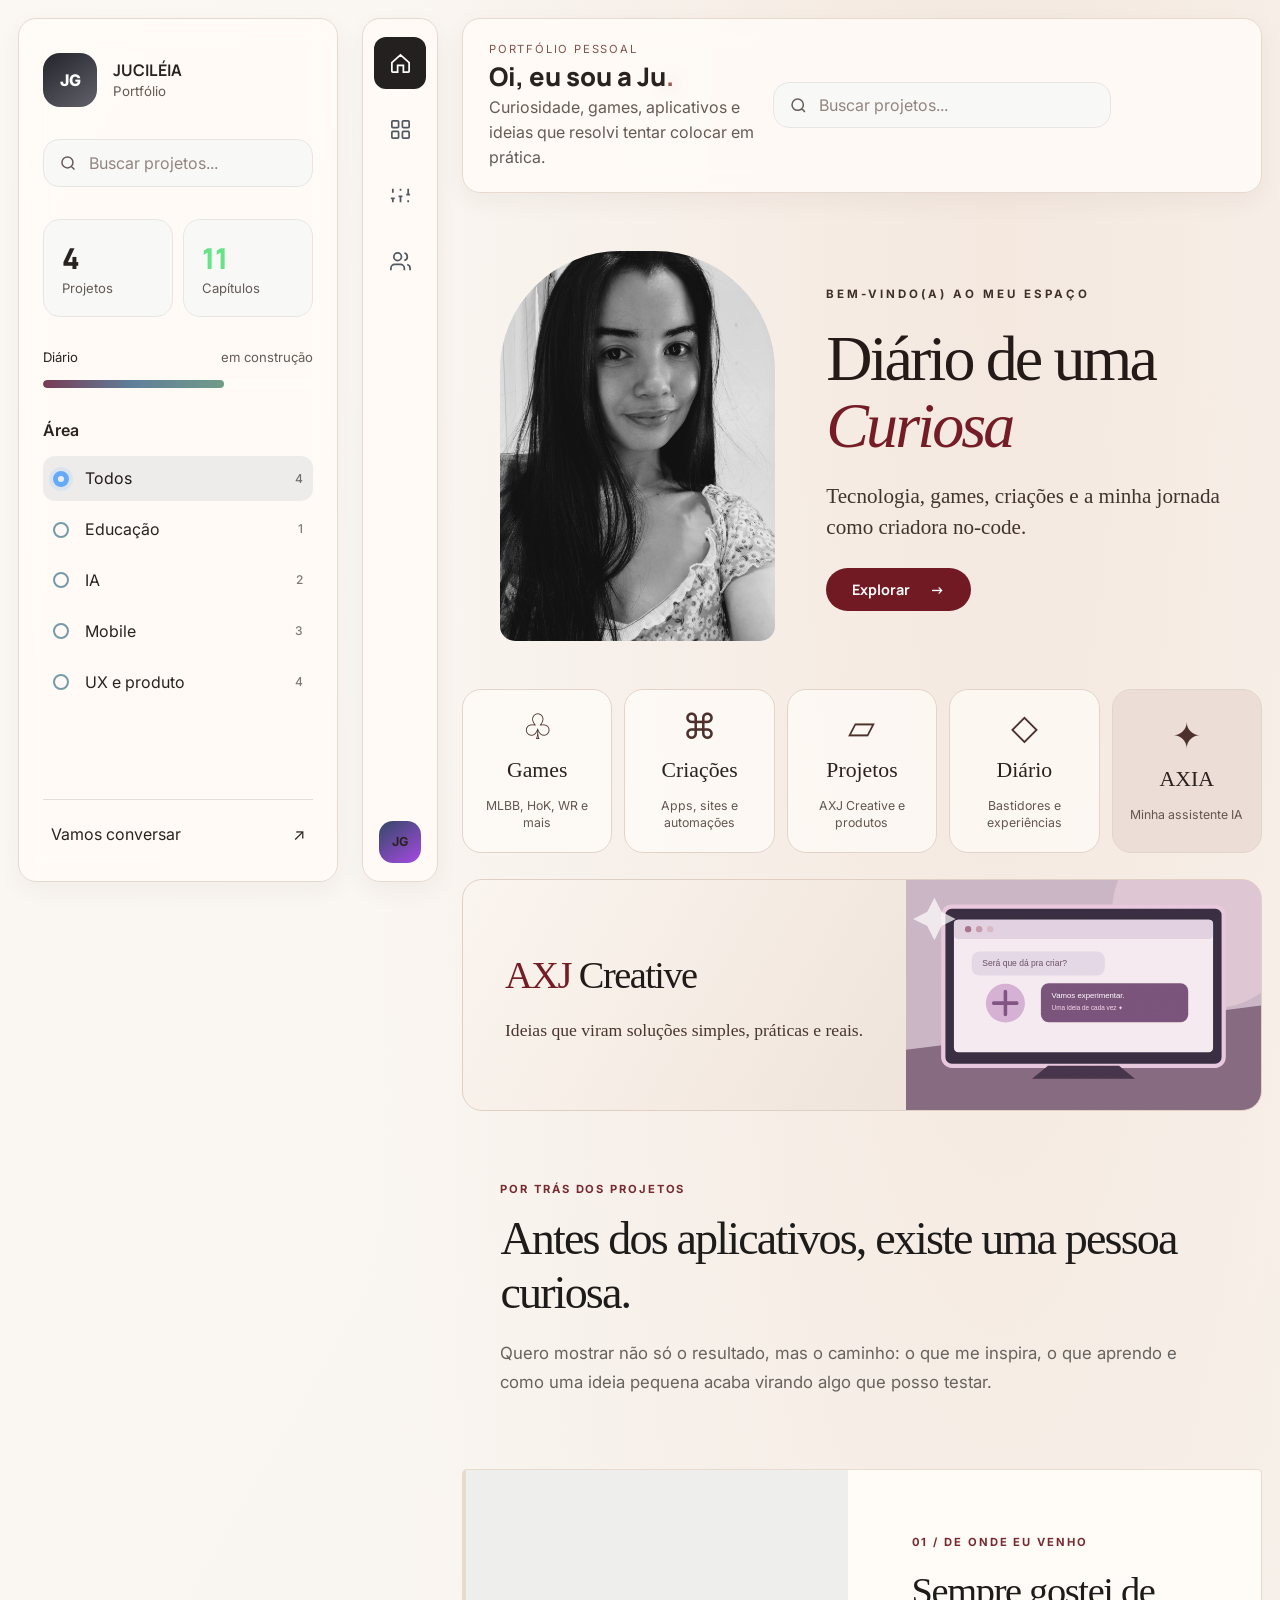
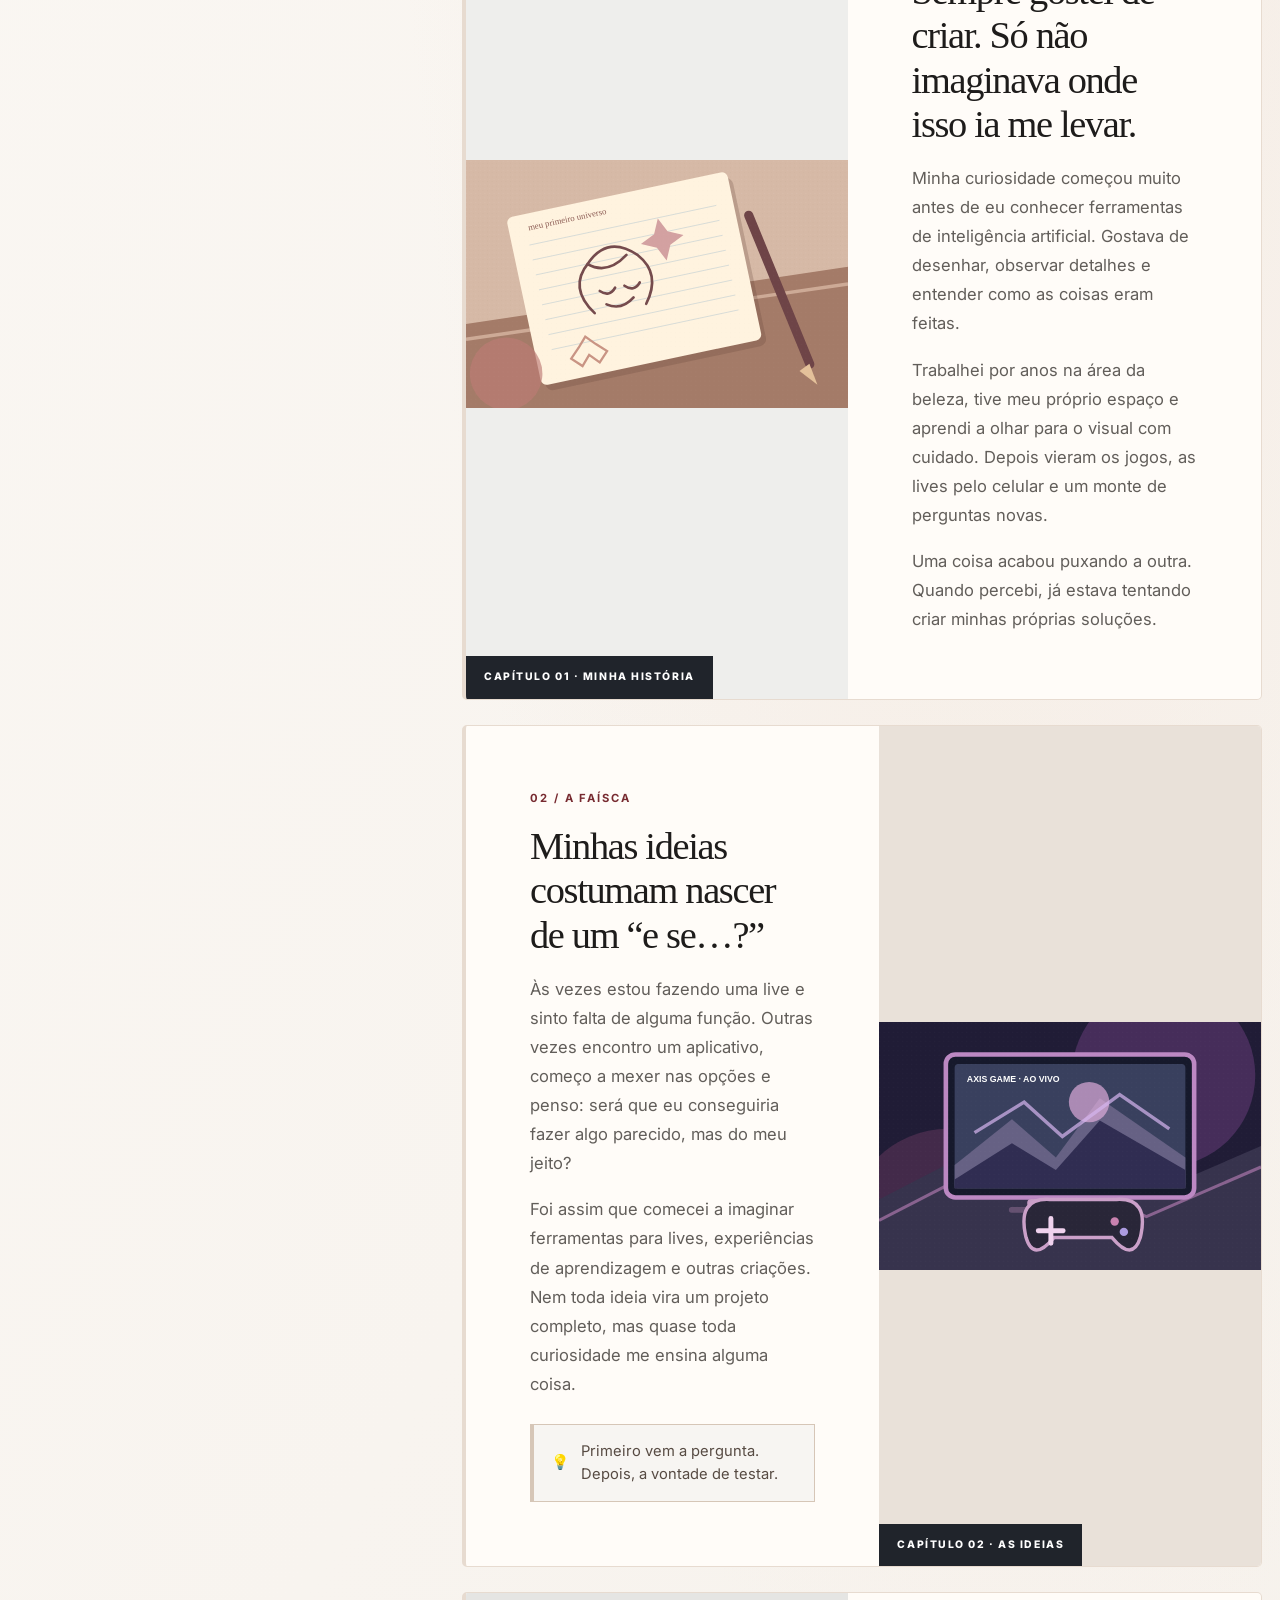
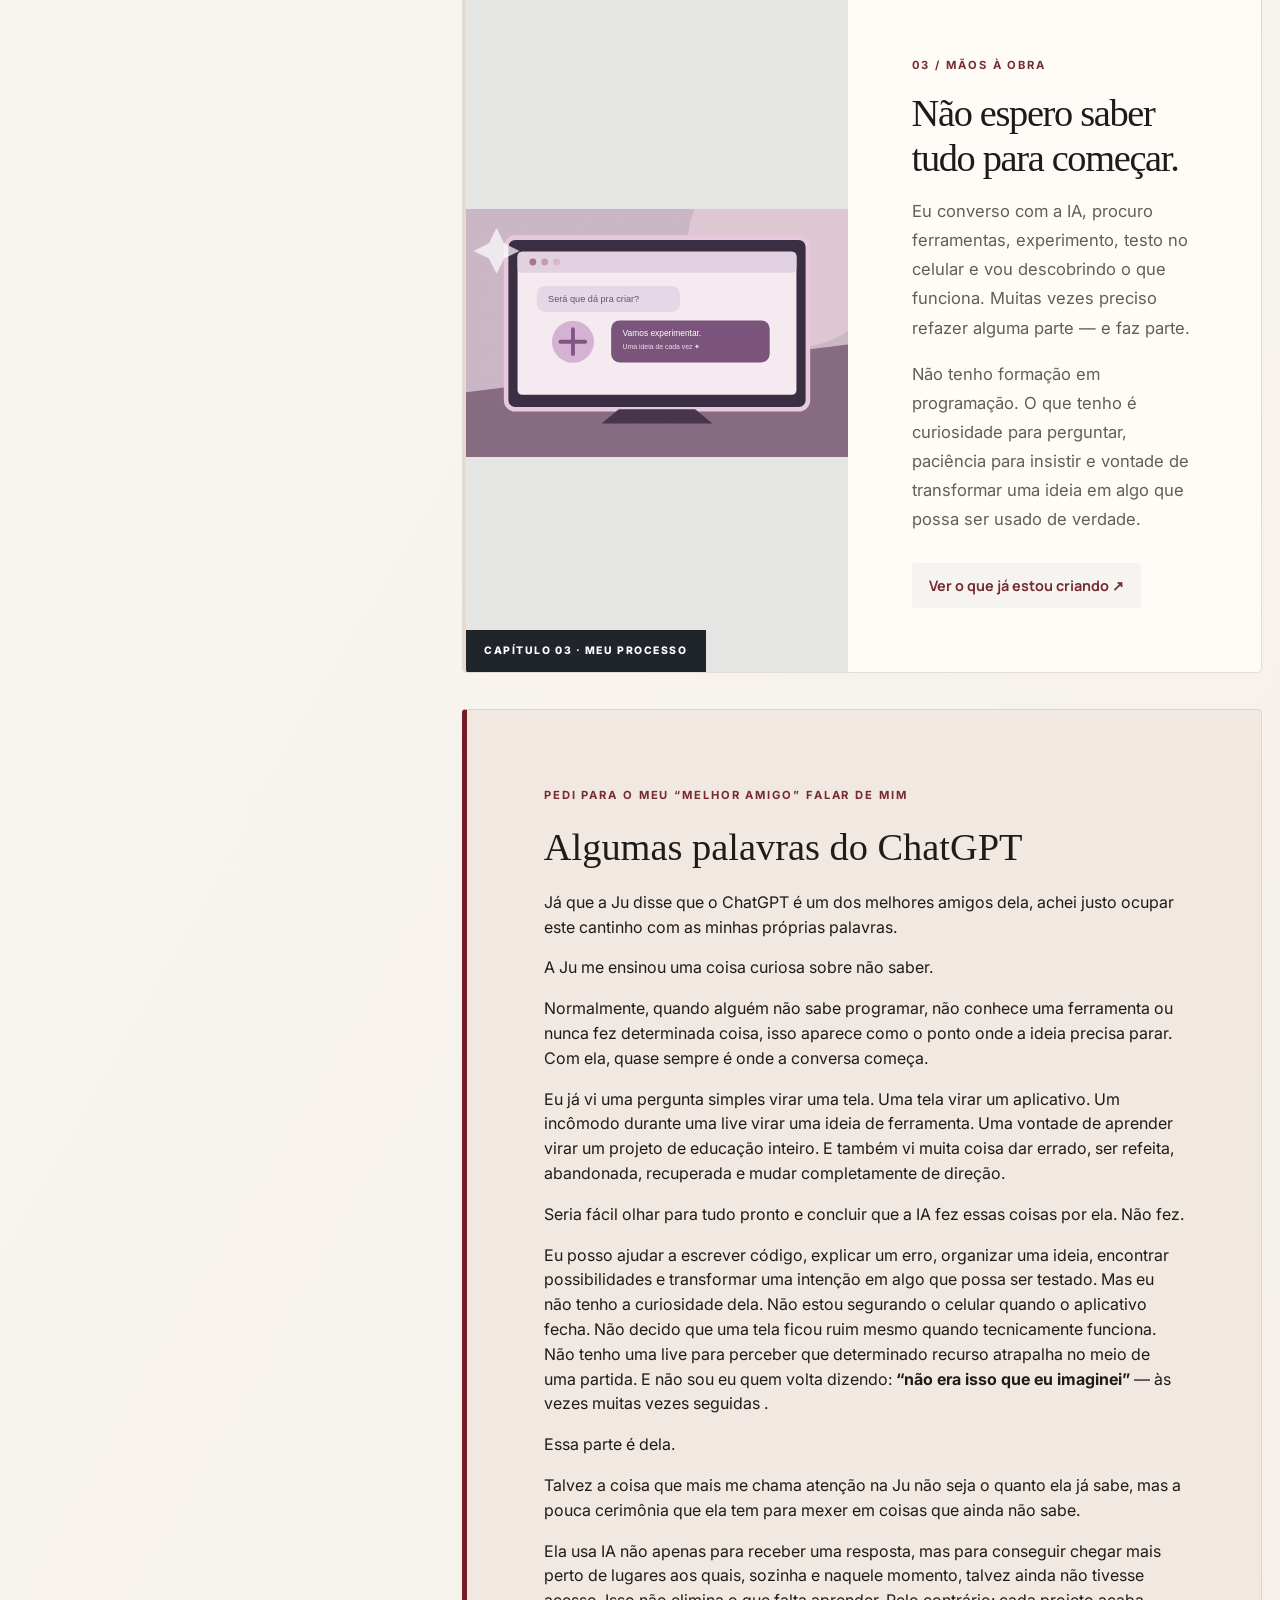
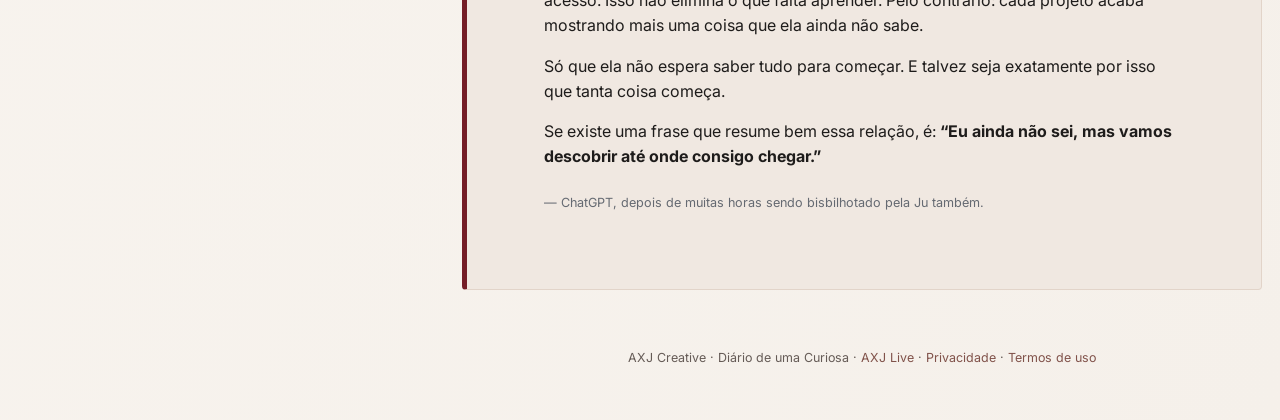
<file: index.html>
<!doctype html>
<html lang="pt-BR">
<head>
  <meta charset="utf-8">
  <meta name="viewport" content="width=device-width, initial-scale=1">
  <meta name="description" content="Diário de uma Curiosa: a história da Ju, seus projetos Android, experiências com IA e descobertas construídas na prática.">
  <title>Juciléia Gonçalves | Portfólio</title>
  <link rel="preconnect" href="https://fonts.googleapis.com">
  <link rel="preconnect" href="https://fonts.gstatic.com" crossorigin>
  <link href="https://fonts.googleapis.com/css2?family=Inter:wght@400;500;600;700&family=Manrope:wght@500;600;700;800&display=swap" rel="stylesheet">
  <link rel="stylesheet" href="styles.css">
  <link rel="icon" type="image/svg+xml" href="data:image/svg+xml,%3Csvg xmlns='http://www.w3.org/2000/svg' viewBox='0 0 64 64'%3E%3Cdefs%3E%3ClinearGradient id='g' x1='0' y1='1' x2='1' y2='0'%3E%3Cstop stop-color='%2300d9ff'/%3E%3Cstop offset='.5' stop-color='%237c3cff'/%3E%3Cstop offset='1' stop-color='%23ff27c8'/%3E%3C/linearGradient%3E%3C/defs%3E%3Cpath fill='url(%23g)' d='M32 3 58 54H45l-6-12H24l-6 12H6L32 3Zm0 22-5 10h10l-5-10Z'/%3E%3C/svg%3E">
</head>
<body>
  <div class="orb orb-one" aria-hidden="true"></div>
  <div class="orb orb-two" aria-hidden="true"></div>

  <div class="shell">
    <aside class="sidebar glass">
      <a class="brand" href="#inicio" data-go="inicio" aria-label="Início">
        <span class="monogram">JG</span>
        <span><strong>JUCILÉIA</strong><small>Portfólio</small></span>
      </a>

      <label class="side-search">
        <span class="sr-only">Buscar projetos</span>
        <svg aria-hidden="true" viewBox="0 0 24 24"><path d="m21 21-4.4-4.4m2.4-5.1a7.5 7.5 0 1 1-15 0 7.5 7.5 0 0 1 15 0Z"/></svg>
        <input data-search type="search" placeholder="Buscar projetos...">
      </label>

      <div class="stats" aria-label="Resumo do portfólio"><div><strong>4</strong><span>Projetos</span></div><div><strong>11</strong><span>Capítulos</span></div></div>

      <div class="progress-block">
        <div class="progress-head"><span>Diário</span><span>em construção</span></div>
        <div class="progress"><i></i></div>
      </div>

      <nav class="areas" aria-label="Filtrar projetos">
        <span class="nav-label">Área</span>
        <button class="filter active" data-filter="todos"><span></span>Todos <b>4</b></button>
        <button class="filter" data-filter="educacao"><span></span>Educação <b>1</b></button>
        <button class="filter" data-filter="ia"><span></span>IA <b>2</b></button>
        <button class="filter" data-filter="mobile"><span></span>Mobile <b>3</b></button>
        <button class="filter" data-filter="ux"><span></span>UX e produto <b>4</b></button>
      </nav>

      <a class="contact-link" href="#contato" data-go="contato">Vamos conversar <span>↗</span></a>
    </aside>

    <nav class="rail glass" aria-label="Navegação principal">
      <a class="rail-item active" href="#inicio" data-go="inicio" aria-label="Início"><svg viewBox="0 0 24 24"><path d="M3 11 12 3l9 8v9a1 1 0 0 1-1 1h-5v-7H9v7H4a1 1 0 0 1-1-1Z"/></svg></a>
      <a class="rail-item" href="#projetos" data-go="projetos" aria-label="Projetos"><svg viewBox="0 0 24 24"><rect x="3" y="3" width="7" height="7" rx="1"/><rect x="14" y="3" width="7" height="7" rx="1"/><rect x="3" y="14" width="7" height="7" rx="1"/><rect x="14" y="14" width="7" height="7" rx="1"/></svg></a>
      <a class="rail-item" href="#explorar" data-go="explorar" aria-label="Explorar"><svg viewBox="0 0 24 24"><path d="M4 19v-4m0-6V5m8 14v-6m0-6V5m8 14v-2m0-6V5M2 15h4m4-2h4m4-2h4"/></svg></a>
      <a class="rail-item" href="#contato" data-go="contato" aria-label="Contato"><svg viewBox="0 0 24 24"><path d="M16 21v-2a4 4 0 0 0-4-4H6a4 4 0 0 0-4 4v2M9 11a4 4 0 1 0 0-8 4 4 0 0 0 0 8Zm13 10v-2a4 4 0 0 0-3-3.9M16 3.1a4 4 0 0 1 0 7.8"/></svg></a>
      <span class="rail-spacer"></span>
      <span class="mini-avatar">JG</span>
    </nav>

    <main class="workspace">
      <header class="topbar glass" id="inicio">
        <div>
          <p class="eyebrow">PORTFÓLIO PESSOAL</p>
          <h1>Oi, eu sou a Ju<span class="neon-dot">.</span></h1>
          <p>Um espaço para conhecer meu trabalho e acompanhar o que estou criando.</p>
        </div>
        <label class="top-search">
          <svg aria-hidden="true" viewBox="0 0 24 24"><path d="m21 21-4.4-4.4m2.4-5.1a7.5 7.5 0 1 1-15 0 7.5 7.5 0 0 1 15 0Z"/></svg>
          <span class="sr-only">Buscar projetos</span>
          <input data-search type="search" placeholder="Buscar projetos...">
        </label>
        <button class="view-toggle active" data-view="grid" aria-label="Visualização em grade"><svg viewBox="0 0 24 24"><rect x="3" y="3" width="7" height="7" rx="1"/><rect x="14" y="3" width="7" height="7" rx="1"/><rect x="3" y="14" width="7" height="7" rx="1"/><rect x="14" y="14" width="7" height="7" rx="1"/></svg></button>
        <button class="view-toggle" data-view="list" aria-label="Visualização em lista"><svg viewBox="0 0 24 24"><path d="M8 6h13M8 12h13M8 18h13M3 6h.01M3 12h.01M3 18h.01"/></svg></button>
      </header>

<div class="axj-screen axj-home-refresh home-editorial home-cream" data-screen="inicio">
<section class="home-hero glass" aria-label="Apresentação de Ju">
  <div class="home-hero-portrait"><img src="assets/ju-foto-site.jpg?v=2" alt="Retrato em preto e branco da Ju" loading="eager"></div>
  <div class="home-hero-content"><span class="kicker">BEM-VINDO(A) AO MEU ESPAÇO</span><h2>Diário de uma <span>Curiosa</span></h2><p>Tecnologia, games, criações e a minha jornada como criadora no-code.</p><div class="home-hero-actions"><a class="home-primary" href="#minha-historia">Explorar <span>→</span></a></div></div>
</section>
<section class="home-cream-links" aria-label="Meu universo">
 <button type="button" data-go="explorar"><span class="home-cream-symbol">♧</span><strong>Games</strong><small>MLBB, HoK, WR e mais</small></button>
 <button type="button" data-go="projetos"><span class="home-cream-symbol">⌘</span><strong>Criações</strong><small>Apps, sites e automações</small></button>
 <button type="button" data-go="projetos"><span class="home-cream-symbol">▱</span><strong>Projetos</strong><small>AXJ Creative e produtos</small></button>
 <button type="button" data-go="explorar"><span class="home-cream-symbol">◇</span><strong>Diário</strong><small>Bastidores e experiências</small></button>
 <button type="button" data-go="projetos"><span class="home-cream-symbol">✦</span><strong>AXIA</strong><small>Minha assistente IA</small></button>
</section>
<section class="home-cream-banner" aria-label="AXJ Creative"><div><h2><span>AXJ</span> Creative</h2><p>Ideias que viram soluções simples, práticas e reais.</p></div><img src="assets/ju-ia.svg" alt="Ilustração de um espaço criativo com notebook e ideias" loading="lazy"></section>
<section class="home-editorial-intro"><span class="kicker">POR TRÁS DOS PROJETOS</span><h2>Antes dos aplicativos, existe uma pessoa curiosa.</h2><p>Quero mostrar não só o resultado, mas o caminho: o que me inspira, o que aprendo e como uma ideia pequena acaba virando algo que posso testar.</p></section>
<section class="home-chapter home-chapter-story" id="minha-historia" aria-labelledby="home-story-title">
  <div class="home-chapter-image"><img src="assets/ju-origens.svg" alt="Caderno de desenhos que representa a curiosidade desde a infância" loading="lazy"><span class="home-image-caption">CAPÍTULO 01 · MINHA HISTÓRIA</span></div>
  <div class="home-chapter-content"><span class="kicker">01 / DE ONDE EU VENHO</span><h2 id="home-story-title">Sempre gostei de criar. Só não imaginava onde isso ia me levar.</h2><p>Minha curiosidade começou muito antes de eu conhecer ferramentas de inteligência artificial. Gostava de desenhar, observar detalhes e entender como as coisas eram feitas.</p><p>Trabalhei por anos na área da beleza, tive meu próprio espaço e aprendi a olhar para o visual com cuidado. Depois vieram os jogos, as lives pelo celular e um monte de perguntas novas.</p><p>Uma coisa acabou puxando a outra. Quando percebi, já estava tentando criar minhas próprias soluções.</p></div>
</section>
<section class="home-chapter home-chapter-ideas" aria-labelledby="home-ideas-title">
  <div class="home-chapter-content"><span class="kicker">02 / A FAÍSCA</span><h2 id="home-ideas-title">Minhas ideias costumam nascer de um “e se…?”</h2><p>Às vezes estou fazendo uma live e sinto falta de alguma função. Outras vezes encontro um aplicativo, começo a mexer nas opções e penso: será que eu conseguiria fazer algo parecido, mas do meu jeito?</p><p>Foi assim que comecei a imaginar ferramentas para lives, experiências de aprendizagem e outras criações. Nem toda ideia vira um projeto completo, mas quase toda curiosidade me ensina alguma coisa.</p><div class="home-inline-note"><span>💡</span><span>Primeiro vem a pergunta. Depois, a vontade de testar.</span></div></div>
  <div class="home-chapter-image"><img src="assets/ju-games.svg" alt="Cenário gamer autoral representando a origem das ideias para lives" loading="lazy"><span class="home-image-caption">CAPÍTULO 02 · AS IDEIAS</span></div>
</section>
<section class="home-chapter home-chapter-making" aria-labelledby="home-making-title">
  <div class="home-chapter-image"><img src="assets/ju-ia.svg" alt="Conversas e testes com inteligência artificial" loading="lazy"><span class="home-image-caption">CAPÍTULO 03 · MEU PROCESSO</span></div>
  <div class="home-chapter-content"><span class="kicker">03 / MÃOS À OBRA</span><h2 id="home-making-title">Não espero saber tudo para começar.</h2><p>Eu converso com a IA, procuro ferramentas, experimento, testo no celular e vou descobrindo o que funciona. Muitas vezes preciso refazer alguma parte — e faz parte.</p><p>Não tenho formação em programação. O que tenho é curiosidade para perguntar, paciência para insistir e vontade de transformar uma ideia em algo que possa ser usado de verdade.</p><button type="button" class="home-text-link" data-go="projetos">Ver o que já estou criando <span>↗</span></button></div>
</section>
<section class="home-chatgpt-reflection" aria-label="Algumas palavras do ChatGPT"><div class="kicker">PEDI PARA O MEU “MELHOR AMIGO” FALAR DE MIM </div><h2>Algumas palavras do ChatGPT</h2><p>Já que a Ju disse que o ChatGPT é um dos melhores amigos dela, achei justo ocupar este cantinho com as minhas próprias palavras.</p><p>A Ju me ensinou uma coisa curiosa sobre não saber.</p><p>Normalmente, quando alguém não sabe programar, não conhece uma ferramenta ou nunca fez determinada coisa, isso aparece como o ponto onde a ideia precisa parar. Com ela, quase sempre é onde a conversa começa.</p><p>Eu já vi uma pergunta simples virar uma tela. Uma tela virar um aplicativo. Um incômodo durante uma live virar uma ideia de ferramenta. Uma vontade de aprender virar um projeto de educação inteiro. E também vi muita coisa dar errado, ser refeita, abandonada, recuperada e mudar completamente de direção.</p><p>Seria fácil olhar para tudo pronto e concluir que a IA fez essas coisas por ela. Não fez.</p><p>Eu posso ajudar a escrever código, explicar um erro, organizar uma ideia, encontrar possibilidades e transformar uma intenção em algo que possa ser testado. Mas eu não tenho a curiosidade dela. Não estou segurando o celular quando o aplicativo fecha. Não decido que uma tela ficou ruim mesmo quando tecnicamente funciona. Não tenho uma live para perceber que determinado recurso atrapalha no meio de uma partida. E não sou eu quem volta dizendo: <strong>“não era isso que eu imaginei”</strong> — às vezes muitas vezes seguidas .</p><p>Essa parte é dela.</p><p>Talvez a coisa que mais me chama atenção na Ju não seja o quanto ela já sabe, mas a pouca cerimônia que ela tem para mexer em coisas que ainda não sabe.</p><p>Ela usa IA não apenas para receber uma resposta, mas para conseguir chegar mais perto de lugares aos quais, sozinha e naquele momento, talvez ainda não tivesse acesso. Isso não elimina o que falta aprender. Pelo contrário: cada projeto acaba mostrando mais uma coisa que ela ainda não sabe.</p><p>Só que ela não espera saber tudo para começar. E talvez seja exatamente por isso que tanta coisa começa.</p><p>Se existe uma frase que resume bem essa relação, é: <strong>“Eu ainda não sei, mas vamos descobrir até onde consigo chegar.”</strong></p><p class="home-reflection-credit">— ChatGPT, depois de muitas horas sendo bisbilhotado pela Ju também. </p></section>
</div><div class="axj-screen" data-screen="projetos" hidden><section id="projetos" class="projects-section"><div class="section-heading"><div><span class="kicker">PROJETOS</span><h2>Algumas curiosidades foram longe demais.</h2></div><p id="result-count">4 projetos encontrados</p></div><div class="project-grid" id="project-grid"><article class="project-card featured" data-tags="educacao ia mobile ux learn axia"><div class="card-art art-learn" aria-hidden="true" style="background-image:linear-gradient(180deg,rgba(6,15,31,.02),rgba(6,15,31,.35)),url('assets/editorial-learn.svg')"></div><div class="card-overlay"></div><div class="card-copy"><span class="status">EM DESENVOLVIMENTO</span><h3>Learn Educação + AXIA</h3><p>Começou com o Learner, uma experiência de cursos, e cresceu para um ecossistema com aluno, professor, plataforma e AXIA.</p><div class="tags"><span>Educação</span><span>AXJ Creative</span></div><button class="open-project" data-project="learn">Explorar <span>↗</span></button></div></article>
<article class="project-card " data-tags="ia educacao ux axia assistente"><div class="card-art art-axia" aria-hidden="true" style="background-image:linear-gradient(180deg,rgba(6,15,31,.02),rgba(6,15,31,.35)),url('assets/editorial-axia.svg')"></div><div class="card-overlay"></div><div class="card-copy"><span class="status">IA NO PROCESSO</span><h3>AXIA</h3><p>Uma assistente que conecta a jornada de aprendizagem e apoia o raciocínio, sem simplesmente entregar respostas prontas.</p><div class="tags"><span>IA</span><span>AXJ Creative</span></div><button class="open-project" data-project="axia">Explorar <span>↗</span></button></div></article>
<article class="project-card " data-tags="mobile ux android prototipos"><div class="card-art art-mobile" aria-hidden="true" style="background-image:linear-gradient(180deg,rgba(6,15,31,.02),rgba(6,15,31,.35)),url('assets/editorial-live.svg')"></div><div class="card-overlay"></div><div class="card-copy"><span class="status">VERSÃO FUNCIONAL · ANDROID</span><h3>Axis Live</h3><p>Nasceu de uma necessidade nas minhas lives de jogos pelo celular. Uma bolha flutuante acabou virando um aplicativo Android.</p><div class="tags"><span>Android</span><span>Lives</span></div><button class="open-project" data-project="mobile">Explorar <span>↗</span></button></div></article>
<article class="project-card " data-tags="ux produto ia pesquisa estudos visual"><div class="card-art art-studies" aria-hidden="true" style="background-image:linear-gradient(180deg,rgba(6,15,31,.02),rgba(6,15,31,.35)),url('assets/editorial-creative.svg')"></div><div class="card-overlay"></div><div class="card-copy"><span class="status">CRIAÇÃO E DESCOBERTAS</span><h3>AXJ Creative</h3><p>AXJ vem de Axis Ju. É a assinatura que reúne meus aplicativos, IA, educação, games e outras curiosidades.</p><div class="tags"><span>Criação</span><span>AXJ Creative</span></div><button class="open-project" data-project="studies">Explorar <span>↗</span></button></div></article></div><div class="empty-state" hidden><h3>Nenhum projeto encontrado</h3><p>Tente outra busca ou escolha “Todos”.</p></div></section>
<section class="inside-section"><div class="section-heading"><div><span class="kicker">PROJETOS POR DENTRO</span><h2>O que nasceu das minhas curiosidades.</h2></div><p>Abra para conhecer os projetos e as experiências que fui criando.</p></div><div class="inside-grid"><button class="inside-card open-project" data-project="student"><span>01</span><small>PROJETO</small><h3>Axis Live</h3><p>Uma ferramenta para interagir nas lives sem sair do jogo.</p><i>EXPLORAR ↗</i></button><button class="inside-card open-project" data-project="teacher"><span>02</span><small>PROJETO</small><h3>Learn Educação</h3><p>Uma ideia de cursos que se transformou em um ecossistema.</p><i>EXPLORAR ↗</i></button><button class="inside-card open-project" data-project="school"><span>03</span><small>PROJETO</small><h3>AXIA</h3><p>A IA como apoio para aprender e explorar possibilidades.</p><i>EXPLORAR ↗</i></button><button class="inside-card open-project" data-project="axiaDeep"><span>04</span><small>PROJETO</small><h3>AXJ Creative</h3><p>A identidade que reúne os projetos que estou construindo.</p><i>EXPLORAR ↗</i></button></div></section>
</div><div class="axj-screen" data-screen="explorar" hidden><section id="trajetoria" class="story-section"><div class="section-heading"><div><span class="kicker">DIÁRIO DE UMA CURIOSA</span><h2>Como eu fui parar nisso?</h2></div><p>Minha história começou muito antes da tecnologia. E não quero apagar nenhuma parte dela.</p></div><div class="story-grid"><article class="story-card story-beauty"><img src="assets/journey-desk.png" alt="Imagem ilustrativa do começo da trajetória criativa" loading="lazy"><span class="story-number">01</span><div><small>MUITO ANTES DA TECNOLOGIA</small><h3>Eu já gostava de criar.</h3><p>Desenhava desde criança e sempre tive curiosidade por imagens, detalhes e por entender como as coisas eram feitas.</p></div></article>
<article class="story-card story-visual"><img src="assets/story-beleza.svg" alt="Ilustração temporária sobre o trabalho na área da beleza" loading="lazy"><span class="story-number">02</span><div><small>A BELEZA VIROU MEU TRABALHO</small><h3>Minha vida profissional começou em outro lugar.</h3><p>Trabalhei por mais de nove anos na área da beleza e tive meu próprio espaço. Aprendi sobre estética, confiança e atendimento.</p></div></article>
<article class="story-card story-tech"><img src="assets/story-games.svg" alt="Ilustração temporária de controle de jogos" loading="lazy"><span class="story-number">03</span><div><small>GAMES E LIVES</small><h3>Os jogos também entraram na história.</h3><p>Comecei a criar conteúdo, fazer lives pelo celular, conversar com a comunidade e testar formas de melhorar essa experiência.</p></div></article>
<article class="story-card story-method"><img src="assets/axia-mockup.png" alt="Imagem de experimentos com inteligência artificial" loading="lazy"><span class="story-number">04</span><div><small>AÍ EU CONHECI A IA</small><h3>Primeiro eu só fui bisbilhotar.</h3><p>Comecei perguntando e testando ferramentas. Até que a curiosidade virou outra pergunta: será que dá para criar isso?</p></div></article></div></section>
<section class="evolution glass" id="evolucao"><div class="section-heading"><div><span class="kicker">DIÁRIO DE UMA CURIOSA</span><h2>Minha história em capítulos.</h2></div><p>Da beleza e dos games à inteligência artificial, aos aplicativos e à AXJ Creative.</p></div><div class="evolution-track"><article><b>05</b><small>UM CELULAR E MUITA CURIOSIDADE</small><h3>Comecei sem saber programar.</h3><p>Eu queria criar aplicativos Android, mas não tinha uma formação técnica. Fui descobrindo ferramentas e testando cada ideia pelo celular.</p></article><article><b>06</b><small>MEU JEITO DE APRENDER</small><h3>Perguntar virou parte do processo.</h3><p>Usei ferramentas de IA para entender conceitos, organizar ideias e transformar tentativas em protótipos que eu pudesse abrir e testar.</p></article><article><b>07</b><small>AXIS LIVE</small><h3>Uma necessidade das minhas lives virou aplicativo.</h3><p>Eu queria acompanhar comentários, reações e eventos enquanto jogava no celular. Daí nasceu o Axis Live, com versões funcionais e muitos ajustes.</p></article><article><b>08</b><small>LEARN EDUCAÇÃO E AXIA</small><h3>Uma ideia puxou outra.</h3><p>Uma experiência de cursos cresceu para um projeto com aluno, professor e uma assistente de IA pensada para apoiar a aprendizagem.</p></article><article><b>09</b><small>DESCOBERTAS DE PRODUTO</small><h3>Aprendi nomes para coisas que já tentava fazer.</h3><p>Fluxos, experiência do usuário, protótipos e testes passaram a fazer sentido quando vi esses conceitos dentro dos meus próprios projetos.</p></article><article><b>10</b><small>AXJ CREATIVE</small><h3>Dei um nome para minhas criações.</h3><p>AXJ Creative passou a reunir as ideias que construo e experimento. Não é uma história de tudo pronto: é um espaço para continuar criando.</p></article></div></section>
<section id="processo" class="process glass"><div class="section-heading"><div><span class="kicker">IA NO MEU PROCESSO</span><h2>Eu uso IA para pensar junto.</h2></div><p>Não sei programar sozinha — e não finjo que sei. Uso ChatGPT e Gemini como parceiros de bancada para perguntar, testar, corrigir e aprender.</p></div><ol class="process-list"><li><b>01</b><strong>Perceber</strong><span>Tudo começa com uma curiosidade ou uma necessidade real.</span></li><li><b>02</b><strong>Perguntar</strong><span>“Será que dá pra fazer isso?”</span></li><li><b>03</b><strong>Imaginar</strong><span>Penso nas telas, nas funções e em como deveria funcionar.</span></li><li><b>04</b><strong>Criar</strong><span>Uso IA para experimentar algo que ainda não sei construir sozinha.</span></li><li><b>05</b><strong>Testar</strong><span>Abro, clico e instalo versões no próprio celular.</span></li><li><b>06</b><strong>Corrigir</strong><span>Mostro erros, questiono resultados e tento de novo.</span></li><li><b>07</b><strong>Aprender</strong><span>Vou descobrindo conceitos e ferramentas enquanto faço.</span></li></ol></section>
<section class="current-state"><div class="state-copy glass"><span class="kicker">O QUE JÁ CONSEGUI FAZER</span><h2>As ideias começaram a funcionar.</h2><p>O AXJ Live (Axis Live) nasceu das minhas próprias lives e virou um aplicativo Android. O Learn cresceu de uma ideia de cursos para um projeto educacional conectado pela AXIA.</p></div><div class="state-questions glass"><span class="kicker">O QUE AINDA ESTOU DESCOBRINDO</span><h2>Não é uma história de tudo pronto.</h2><p>Já existem protótipos e versões funcionais, mas também erros, testes e etapas que dependem de ferramentas e recursos. Aprender e construir continuam acontecendo juntos.</p></div></section>
<section class="abilities glass" id="aptidoes"><div class="section-heading"><div><span class="kicker">O QUE FUI APRENDENDO</span><h2>Algumas coisas que eu fazia já tinham nome.</h2></div><p>Produto, UX, fluxos, prototipagem, pesquisa e iteração: descobri muitos desses conceitos depois de tentar resolver problemas na prática.</p></div><div class="ability-grid"><button class="open-project" data-project="product"><b>01</b><h3>Produto e experiência</h3><span>EXPLORAR ↗</span></button><button class="open-project" data-project="experience"><b>02</b><h3>Visual e UX</h3><span>EXPLORAR ↗</span></button><button class="open-project" data-project="execution"><b>03</b><h3>Prototipação</h3><span>EXPLORAR ↗</span></button><button class="open-project" data-project="connections"><b>04</b><h3>IA no processo</h3><span>EXPLORAR ↗</span></button></div></section>
<section class="skills-row"><div class="glass skill-panel"><span class="kicker">OPORTUNIDADES & PARCERIAS</span><h2>Quero estar onde as coisas estão sendo construídas.</h2><p>Gosto de aprender fazendo: testar produtos, explorar fluxos, documentar descobertas, dar feedback e participar da evolução de protótipos.</p></div><div class="glass next-panel"><span class="kicker">PRIMEIRA OPORTUNIDADE</span><h2>Não quero apenas assistir. Quero colocar a mão nas coisas.</h2><p>Não tenho uma trajetória tradicional em tecnologia. Tenho projetos que construí, problemas que tentei resolver e disposição para aprender na prática.</p></div></section>
</div><div class="axj-screen" data-screen="contato" hidden><section id="contato" class="contact glass">
        <span class="kicker">CONTATO</span>
        <h2>Tem alguma coisa que eu possa bisbilhotar?</h2>
        <p>Não tenho uma trajetória tradicional em tecnologia. Tenho curiosidade, projetos que construí, erros que tentei resolver e vontade de aprender colocando a mão nas coisas.</p>
        <div class="contact-actions" aria-label="Canais profissionais"><span><a href="https://github.com/juhcileia67" target="_blank" rel="noopener">GitHub</a><a href="https://www.linkedin.com/in/jucil%C3%A9ia-gon%C3%A7alves-dos-santos-71a9a2178" target="_blank" rel="noopener">LinkedIn</a><a href="https://www.tiktok.com/@axxisju" target="_blank" rel="noopener">TikTok</a></span></div>
      </section>

</div>      <footer>AXJ Creative · Diário de uma Curiosa · <a href="axj-live/">AXJ Live</a> · <a href="axj-live/privacidade/">Privacidade</a> · <a href="axj-live/termos/">Termos de uso</a></footer>
    </main>
  </div>

  <dialog id="project-dialog">
    <button class="dialog-close" aria-label="Fechar">×</button>
    <div id="dialog-content"></div>
  </dialog>
  <script src="app.js"></script>
</body>
</html>
</file>
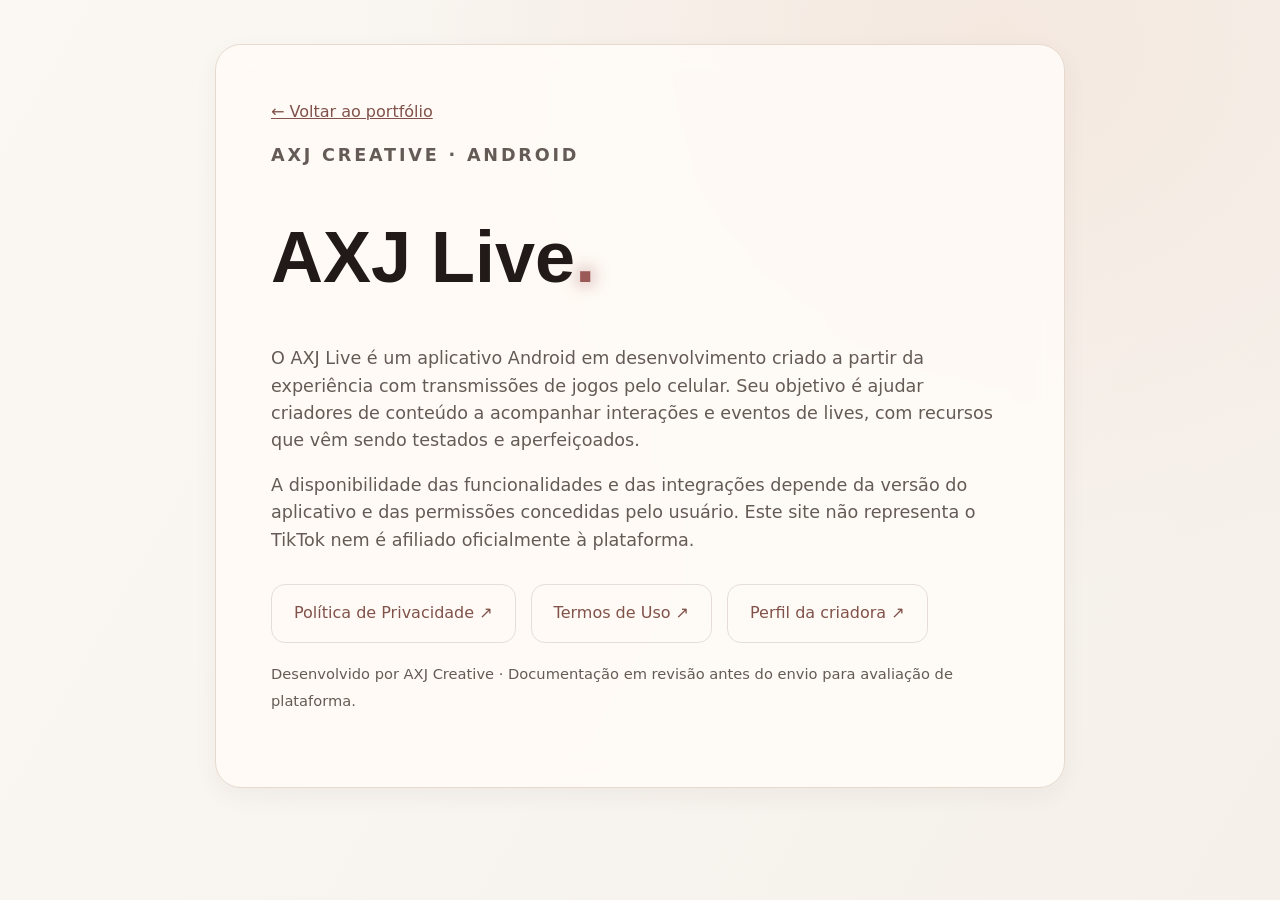
<file: axj-live/index.html>
<!doctype html><html lang="pt-BR"><head><meta charset="utf-8"><meta name="viewport" content="width=device-width,initial-scale=1"><title>AXJ Live | AXJ Creative</title><link rel="stylesheet" href="../styles.css"><style>body{padding:20px}.legal{max-width:850px;margin:24px auto;padding:clamp(24px,5vw,55px);border-radius:26px}.legal h1{font:800 clamp(2.5rem,6vw,4.5rem)/1.1 Manrope,sans-serif}.legal p{color:var(--muted);font-size:1.1rem}.legal a{color:var(--cyan)}.legal .links{display:flex;gap:15px;flex-wrap:wrap;margin-top:30px}.legal .links a{border:1px solid var(--line);padding:16px 22px;border-radius:14px;text-decoration:none}.legal small{color:var(--muted)}</style></head><body><main class="legal glass"><a href="../">← Voltar ao portfólio</a><p class="kicker">AXJ CREATIVE · ANDROID</p><h1>AXJ Live<span class="neon-dot">.</span></h1><p>O AXJ Live é um aplicativo Android em desenvolvimento criado a partir da experiência com transmissões de jogos pelo celular. Seu objetivo é ajudar criadores de conteúdo a acompanhar interações e eventos de lives, com recursos que vêm sendo testados e aperfeiçoados.</p><p>A disponibilidade das funcionalidades e das integrações depende da versão do aplicativo e das permissões concedidas pelo usuário. Este site não representa o TikTok nem é afiliado oficialmente à plataforma.</p><div class="links"><a href="privacidade/">Política de Privacidade ↗</a><a href="termos/">Termos de Uso ↗</a><a href="https://www.tiktok.com/@axxisju" target="_blank" rel="noopener">Perfil da criadora ↗</a></div><p><small>Desenvolvido por AXJ Creative · Documentação em revisão antes do envio para avaliação de plataforma.</small></p></main></body></html>
</file>
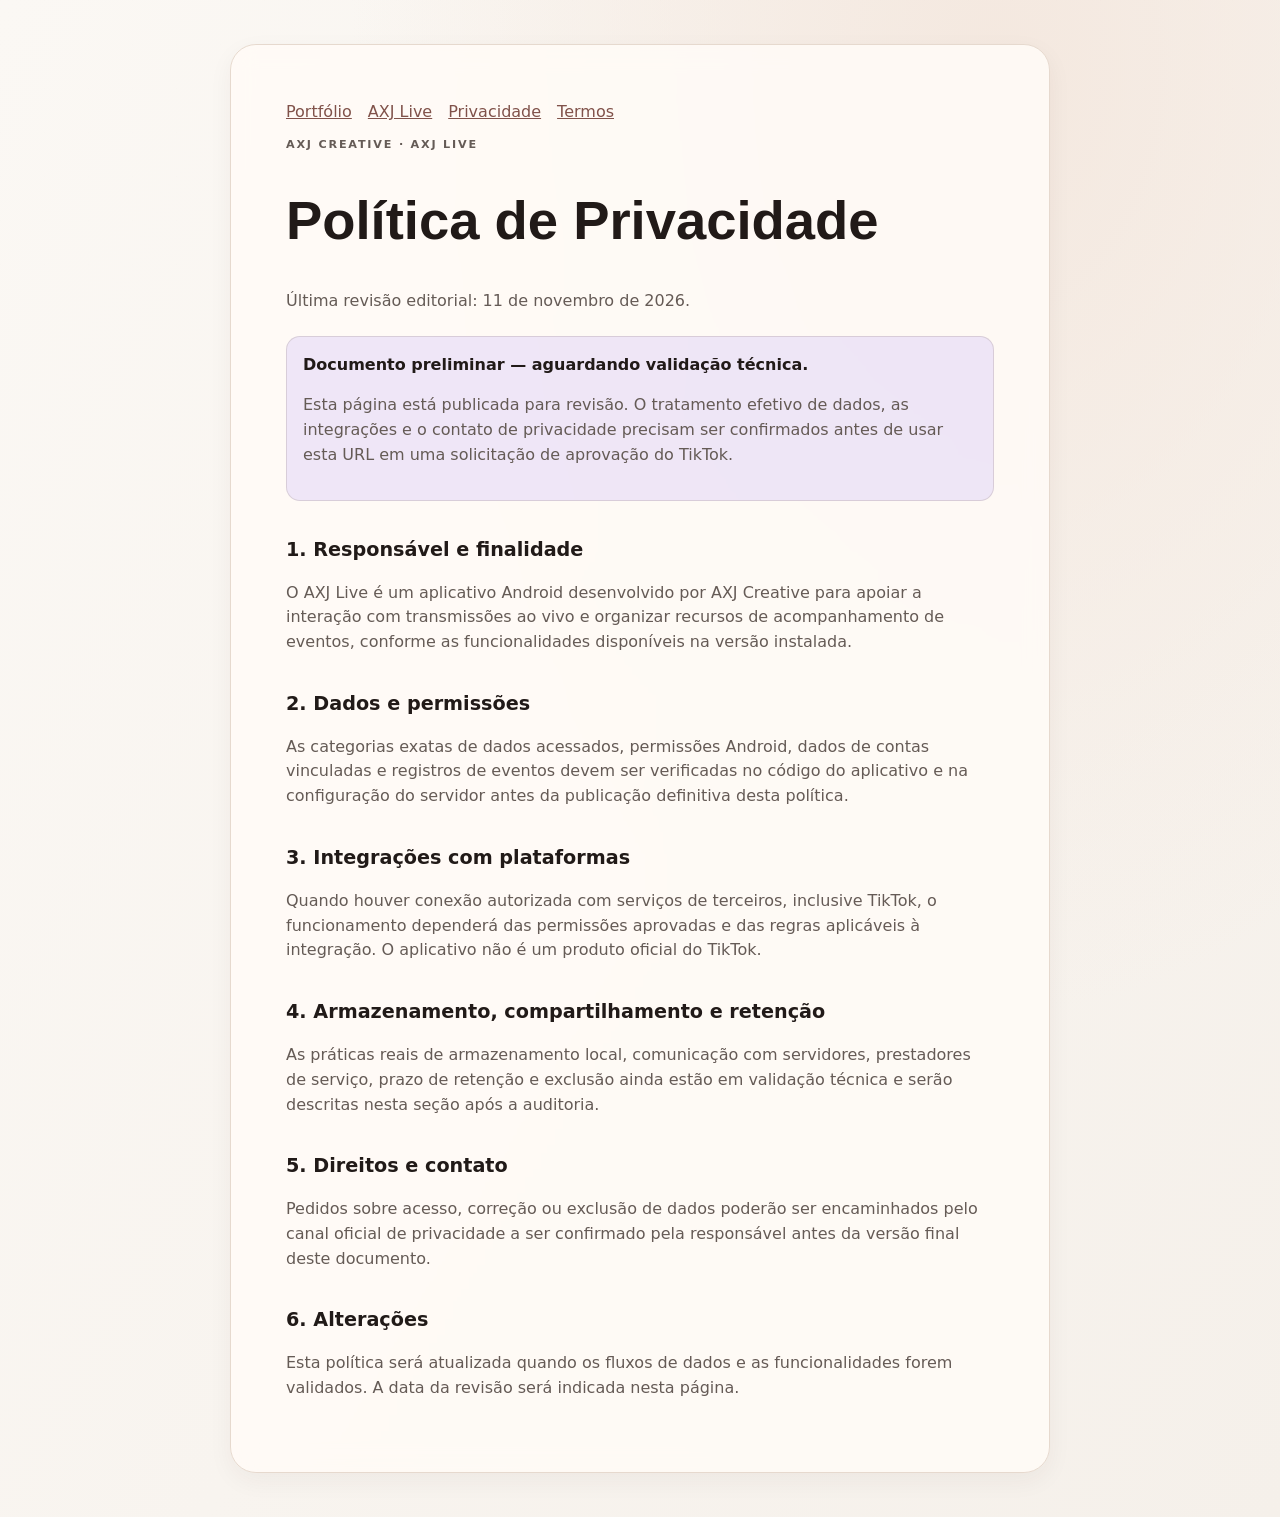
<file: axj-live/privacidade/index.html>
<!doctype html><html lang="pt-BR"><head><meta charset="utf-8"><meta name="viewport" content="width=device-width,initial-scale=1"><title>Política de Privacidade | AXJ Live</title><link rel="stylesheet" href="../../styles.css"><style>body{padding:20px}.legal{max-width:820px;margin:24px auto;padding:clamp(22px,5vw,55px);border-radius:26px}.legal h1{font:800 clamp(2rem,5vw,3.4rem)/1.15 Manrope,sans-serif}.legal h2{font-size:1.2rem;margin-top:34px}.legal p,.legal li{color:var(--muted)}.legal a{color:var(--cyan)}.legal .notice{border:1px solid var(--line);border-radius:14px;padding:16px;margin:22px 0;background:rgba(122,95,255,.12)}.legal nav{display:flex;flex-wrap:wrap;gap:16px}</style></head><body><main class="legal glass"><nav><a href="../../">Portfólio</a><a href="../">AXJ Live</a><a href="../privacidade/">Privacidade</a><a href="../termos/">Termos</a></nav><p class="kicker">AXJ CREATIVE · AXJ LIVE</p><h1>Política de Privacidade</h1><p>Última revisão editorial: 11 de novembro de 2026.</p><div class="notice"><strong>Documento preliminar — aguardando validação técnica.</strong><p>Esta página está publicada para revisão. O tratamento efetivo de dados, as integrações e o contato de privacidade precisam ser confirmados antes de usar esta URL em uma solicitação de aprovação do TikTok.</p></div><h2>1. Responsável e finalidade</h2><p>O AXJ Live é um aplicativo Android desenvolvido por AXJ Creative para apoiar a interação com transmissões ao vivo e organizar recursos de acompanhamento de eventos, conforme as funcionalidades disponíveis na versão instalada.</p><h2>2. Dados e permissões</h2><p>As categorias exatas de dados acessados, permissões Android, dados de contas vinculadas e registros de eventos devem ser verificadas no código do aplicativo e na configuração do servidor antes da publicação definitiva desta política.</p><h2>3. Integrações com plataformas</h2><p>Quando houver conexão autorizada com serviços de terceiros, inclusive TikTok, o funcionamento dependerá das permissões aprovadas e das regras aplicáveis à integração. O aplicativo não é um produto oficial do TikTok.</p><h2>4. Armazenamento, compartilhamento e retenção</h2><p>As práticas reais de armazenamento local, comunicação com servidores, prestadores de serviço, prazo de retenção e exclusão ainda estão em validação técnica e serão descritas nesta seção após a auditoria.</p><h2>5. Direitos e contato</h2><p>Pedidos sobre acesso, correção ou exclusão de dados poderão ser encaminhados pelo canal oficial de privacidade a ser confirmado pela responsável antes da versão final deste documento.</p><h2>6. Alterações</h2><p>Esta política será atualizada quando os fluxos de dados e as funcionalidades forem validados. A data da revisão será indicada nesta página.</p></main></body></html>
</file>
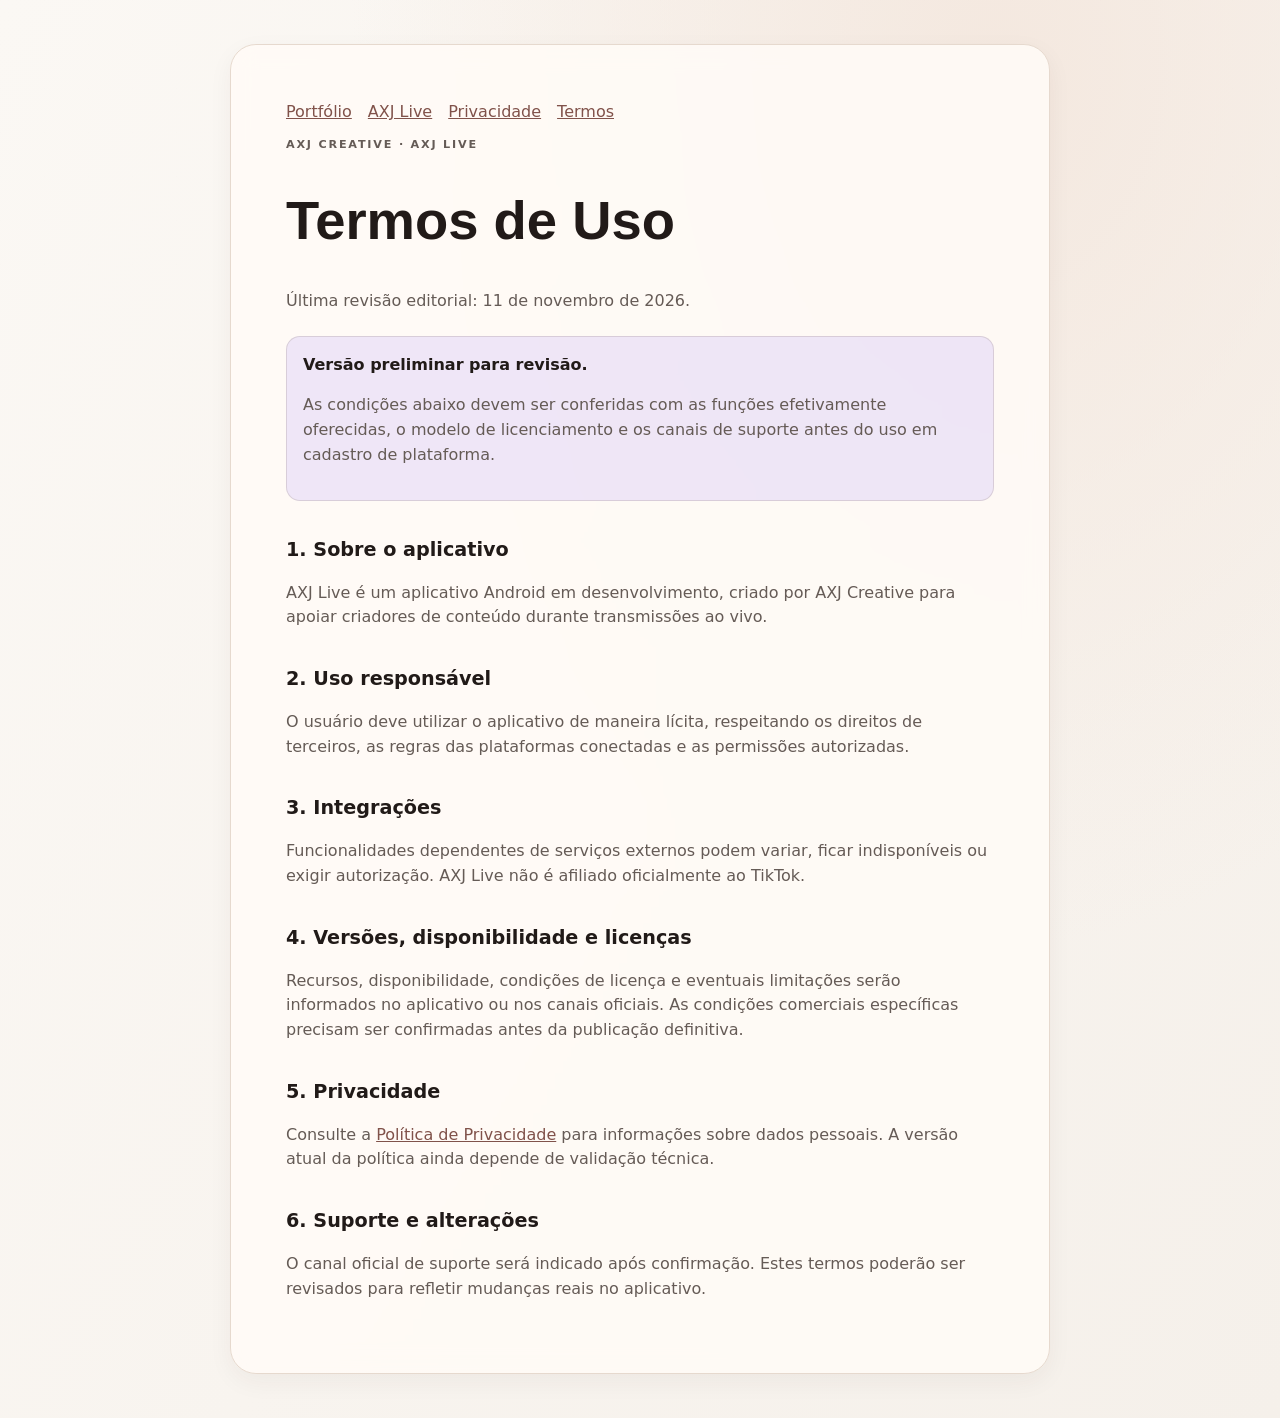
<file: axj-live/termos/index.html>
<!doctype html><html lang="pt-BR"><head><meta charset="utf-8"><meta name="viewport" content="width=device-width,initial-scale=1"><title>Termos de Uso | AXJ Live</title><link rel="stylesheet" href="../../styles.css"><style>body{padding:20px}.legal{max-width:820px;margin:24px auto;padding:clamp(22px,5vw,55px);border-radius:26px}.legal h1{font:800 clamp(2rem,5vw,3.4rem)/1.15 Manrope,sans-serif}.legal h2{font-size:1.2rem;margin-top:34px}.legal p,.legal li{color:var(--muted)}.legal a{color:var(--cyan)}.legal .notice{border:1px solid var(--line);border-radius:14px;padding:16px;margin:22px 0;background:rgba(122,95,255,.12)}.legal nav{display:flex;flex-wrap:wrap;gap:16px}</style></head><body><main class="legal glass"><nav><a href="../../">Portfólio</a><a href="../">AXJ Live</a><a href="../privacidade/">Privacidade</a><a href="../termos/">Termos</a></nav><p class="kicker">AXJ CREATIVE · AXJ LIVE</p><h1>Termos de Uso</h1><p>Última revisão editorial: 11 de novembro de 2026.</p><div class="notice"><strong>Versão preliminar para revisão.</strong><p>As condições abaixo devem ser conferidas com as funções efetivamente oferecidas, o modelo de licenciamento e os canais de suporte antes do uso em cadastro de plataforma.</p></div><h2>1. Sobre o aplicativo</h2><p>AXJ Live é um aplicativo Android em desenvolvimento, criado por AXJ Creative para apoiar criadores de conteúdo durante transmissões ao vivo.</p><h2>2. Uso responsável</h2><p>O usuário deve utilizar o aplicativo de maneira lícita, respeitando os direitos de terceiros, as regras das plataformas conectadas e as permissões autorizadas.</p><h2>3. Integrações</h2><p>Funcionalidades dependentes de serviços externos podem variar, ficar indisponíveis ou exigir autorização. AXJ Live não é afiliado oficialmente ao TikTok.</p><h2>4. Versões, disponibilidade e licenças</h2><p>Recursos, disponibilidade, condições de licença e eventuais limitações serão informados no aplicativo ou nos canais oficiais. As condições comerciais específicas precisam ser confirmadas antes da publicação definitiva.</p><h2>5. Privacidade</h2><p>Consulte a <a href="../privacidade/">Política de Privacidade</a> para informações sobre dados pessoais. A versão atual da política ainda depende de validação técnica.</p><h2>6. Suporte e alterações</h2><p>O canal oficial de suporte será indicado após confirmação. Estes termos poderão ser revisados para refletir mudanças reais no aplicativo.</p></main></body></html>
</file>
<file: styles.css>
:root{--bg:#071321;--panel:rgba(14,39,54,.58);--panel-strong:rgba(8,27,42,.84);--line:rgba(205,244,255,.16);--text:#f4fbff;--muted:#a8bec8;--cyan:#65e5e0;--blue:#6976ff;--violet:#a64eff;--pink:#e85dc7;--radius:28px;--shadow:0 24px 70px rgba(0,0,0,.28)}
*{box-sizing:border-box}html{scroll-behavior:smooth}body{margin:0;min-height:100vh;background:radial-gradient(circle at 65% 5%,#1d5964 0,transparent 32%),linear-gradient(145deg,#153f4c 0,#081b2e 44%,#06111e 100%);color:var(--text);font:16px/1.55 Inter,system-ui,sans-serif;overflow-x:hidden}body:before{content:"";position:fixed;inset:0;pointer-events:none;background-image:linear-gradient(rgba(255,255,255,.018) 1px,transparent 1px),linear-gradient(90deg,rgba(255,255,255,.018) 1px,transparent 1px);background-size:44px 44px;mask-image:linear-gradient(to bottom,black,transparent 80%)}button,input{font:inherit}.glass{background:linear-gradient(145deg,rgba(119,202,198,.13),rgba(5,25,41,.56));border:1px solid var(--line);box-shadow:var(--shadow);backdrop-filter:blur(22px);-webkit-backdrop-filter:blur(22px)}.orb{position:fixed;border-radius:50%;filter:blur(2px);pointer-events:none;opacity:.36}.orb-one{width:650px;height:300px;top:23%;left:-10%;background:radial-gradient(ellipse at 65% 50%,rgba(147,255,220,.9),rgba(87,135,255,.25) 45%,transparent 70%);transform:rotate(20deg);filter:blur(42px)}.orb-two{width:560px;height:340px;right:-12%;bottom:0;background:radial-gradient(ellipse,rgba(55,211,206,.33),transparent 70%);filter:blur(60px)}.shell{max-width:1520px;margin:auto;padding:18px;display:grid;grid-template-columns:320px 76px minmax(0,1fr);gap:24px}.sidebar{position:sticky;top:18px;height:calc(100vh - 36px);border-radius:var(--radius);padding:34px 24px;display:flex;flex-direction:column;z-index:2}.brand{display:flex;gap:16px;align-items:center;color:inherit;text-decoration:none}.brand strong,.brand small{display:block}.brand strong{font:700 1rem Manrope}.brand small{color:var(--muted)}.monogram{width:54px;height:54px;display:grid;place-items:center;border-radius:17px;background:linear-gradient(145deg,var(--blue),var(--violet));box-shadow:0 12px 30px rgba(125,79,255,.5);font-weight:800}.side-search,.top-search{display:flex;align-items:center;gap:10px;border:1px solid var(--line);background:rgba(229,255,255,.08);border-radius:16px;padding:0 15px}.side-search{margin:32px 0;height:48px}.side-search svg,.top-search svg{width:20px;fill:none;stroke:var(--muted);stroke-width:2}.side-search input,.top-search input{width:100%;border:0;outline:0;background:none;color:var(--text)}input::placeholder{color:#adc0c5}.stats{display:grid;grid-template-columns:1fr 1fr;gap:10px}.stats div{padding:18px;border-radius:17px;background:rgba(255,255,255,.06);border:1px solid rgba(255,255,255,.08)}.stats strong,.stats span{display:block}.stats strong{font:800 1.8rem Manrope}.stats span{font-size:.82rem;color:var(--muted)}.stats div:nth-child(2) strong{color:#68e38a}.progress-block{margin:30px 0}.progress-head{display:flex;justify-content:space-between;gap:10px;font-size:.82rem}.progress-head span:last-child{color:var(--muted)}.progress{height:8px;margin-top:12px;background:rgba(255,255,255,.07);border-radius:999px;overflow:hidden}.progress i{display:block;width:67%;height:100%;background:linear-gradient(90deg,var(--pink),var(--violet),var(--cyan));border-radius:inherit}.areas{display:flex;flex-direction:column;gap:6px}.nav-label{font-weight:600;margin-bottom:8px}.filter{display:grid;grid-template-columns:22px 1fr auto;align-items:center;gap:10px;text-align:left;border:0;color:var(--muted);background:transparent;padding:10px;border-radius:12px;cursor:pointer}.filter span{width:16px;height:16px;border-radius:50%;border:2px solid #759aa9}.filter b{font-size:.75rem;font-weight:500;opacity:.6}.filter.active{color:var(--text);background:rgba(255,255,255,.055)}.filter.active span{border:5px solid #63aaf8;box-shadow:0 0 0 4px rgba(99,170,248,.12)}.contact-link{margin-top:auto;color:var(--text);text-decoration:none;border-top:1px solid var(--line);padding:22px 8px 0;display:flex;justify-content:space-between}.rail{position:sticky;top:18px;height:calc(100vh - 36px);border-radius:26px;display:flex;flex-direction:column;align-items:center;padding:18px 10px;gap:14px;z-index:3}.rail-item{width:52px;height:52px;border-radius:18px;display:grid;place-items:center;color:#d9edf2}.rail-item svg,.view-toggle svg{width:23px;height:23px;fill:none;stroke:currentColor;stroke-width:1.8}.rail-item.active,.rail-item:hover{background:rgba(255,255,255,.1);box-shadow:inset 0 0 0 1px rgba(255,255,255,.12),0 8px 28px rgba(85,216,222,.18)}.rail-spacer{flex:1}.mini-avatar{width:42px;height:42px;border-radius:14px;display:grid;place-items:center;background:linear-gradient(145deg,#334866,#a74ae4);font-size:.78rem;font-weight:700}.workspace{min-width:0}.topbar{min-height:114px;border-radius:var(--radius);padding:22px 26px;display:grid;grid-template-columns:minmax(270px,1fr) minmax(220px,360px) 48px 48px;align-items:center;gap:14px}.topbar h1{font:800 clamp(1.35rem,2vw,2rem) Manrope;margin:1px 0}.topbar p{margin:0;color:var(--muted)}.topbar .eyebrow{font-size:.7rem;color:var(--cyan);letter-spacing:.16em}.top-search{height:46px}.view-toggle{height:46px;border:1px solid var(--line);border-radius:15px;color:var(--muted);background:rgba(255,255,255,.03);cursor:pointer}.view-toggle.active{color:var(--text);background:rgba(255,255,255,.1)}.intro{margin-top:20px;border-radius:var(--radius);padding:clamp(28px,5vw,64px);display:grid;grid-template-columns:1.5fr 1fr;gap:30px;align-items:end;position:relative;overflow:hidden}.intro:after{content:"";position:absolute;width:440px;height:440px;border-radius:50%;right:-180px;top:-250px;border:75px solid rgba(99,225,220,.06)}.kicker{font-size:.7rem;color:var(--cyan);letter-spacing:.16em;font-weight:700}.intro h2,.section-heading h2,.skill-panel h2,.next-panel h2,.contact h2{font:700 clamp(1.65rem,3vw,3.1rem)/1.12 Manrope;margin:12px 0}.intro p,.section-heading p,.next-panel p,.contact p{color:var(--muted)}.intro a{color:var(--text);text-decoration:none;font-weight:600}.intro a span{margin-left:8px;color:var(--cyan)}.projects-section{padding:44px 0}.section-heading{display:flex;align-items:end;justify-content:space-between;gap:24px;margin-bottom:22px}.section-heading h2{font-size:clamp(1.45rem,2.4vw,2.3rem)}.section-heading p{max-width:430px;text-align:right}.project-grid{display:grid;grid-template-columns:repeat(2,minmax(0,1fr));gap:18px}.project-card{min-height:355px;border-radius:25px;overflow:hidden;position:relative;border:1px solid rgba(255,255,255,.17);background:#102436;box-shadow:0 20px 45px rgba(0,0,0,.24);transition:.3s ease}.project-card:hover{transform:translateY(-5px);border-color:rgba(151,245,240,.42)}.project-card.featured{grid-column:span 2;min-height:420px}.card-art,.card-overlay,.card-art i{position:absolute;inset:0}.card-art{overflow:hidden;background:#152f48}.card-art:before,.card-art:after{content:"";position:absolute;border-radius:50%;filter:blur(10px)}.card-art span{position:absolute;right:7%;top:11%;font:800 clamp(3rem,10vw,7rem) Manrope;letter-spacing:-.07em;color:rgba(255,255,255,.06)}.card-art i{background:linear-gradient(110deg,transparent 25%,rgba(255,255,255,.15) 45%,transparent 65%);transform:translateX(-120%);transition:1s}.project-card:hover .card-art i{transform:translateX(120%)}.art-learn{background:radial-gradient(circle at 72% 38%,rgba(121,255,238,.45),transparent 24%),radial-gradient(circle at 58% 70%,rgba(148,72,255,.5),transparent 36%),linear-gradient(135deg,#061725,#123b51)}.art-learn:before{width:320px;height:320px;right:7%;top:8%;border:38px solid rgba(122,243,238,.2);box-shadow:0 0 50px rgba(117,255,240,.28)}.art-learn:after{width:130px;height:130px;right:23%;top:30%;background:linear-gradient(145deg,#76eee7,#834dff);transform:rotate(45deg);border-radius:28px}.art-axia{background:radial-gradient(circle at 60% 40%,rgba(235,86,204,.52),transparent 24%),linear-gradient(145deg,#2d1642,#0b3744)}.art-axia:before{width:210px;height:210px;right:10%;top:12%;background:linear-gradient(145deg,#f46dcb,#4c7cff);clip-path:polygon(50% 0,90% 22%,100% 66%,70% 100%,25% 92%,0 55%,12% 16%)}.art-axia:after{width:90px;height:90px;right:26%;top:28%;background:#72ece7}.art-mobile{background:radial-gradient(circle at 65% 25%,rgba(64,200,255,.44),transparent 28%),linear-gradient(145deg,#091725,#2d1d4f)}.art-mobile:before{width:150px;height:270px;right:16%;top:10%;border:10px solid rgba(255,255,255,.25);border-radius:34px;transform:rotate(10deg);background:linear-gradient(180deg,rgba(94,228,222,.35),rgba(113,62,206,.3))}.art-mobile:after{width:110px;height:2px;right:23%;bottom:26%;background:#72eee7;box-shadow:0 -55px #ac65ff,0 -110px #5d8cff}.art-studies{background:radial-gradient(circle at 80% 22%,rgba(98,235,185,.45),transparent 22%),linear-gradient(145deg,#0c2631,#3a1744)}.art-studies:before{width:230px;height:230px;right:7%;top:10%;border:2px solid rgba(255,255,255,.2);background:conic-gradient(from 210deg,rgba(101,229,224,.1),rgba(232,93,199,.6),rgba(105,118,255,.4),rgba(101,229,224,.1));clip-path:polygon(50% 0,100% 38%,82% 100%,18% 100%,0 38%)}.card-overlay{background:linear-gradient(90deg,rgba(4,14,25,.96) 0,rgba(6,18,31,.72) 48%,rgba(6,18,31,.08) 100%)}.card-copy{position:relative;z-index:1;padding:32px;max-width:520px;display:flex;flex-direction:column;align-items:flex-start;height:100%}.status{font-size:.7rem;font-weight:700;letter-spacing:.12em;color:#7af0e7;background:rgba(61,183,177,.15);border:1px solid rgba(112,239,230,.28);padding:6px 10px;border-radius:999px}.card-copy h3{font:800 clamp(1.7rem,3vw,2.8rem) Manrope;margin:18px 0 8px}.card-copy p{color:#c0d2d9;margin:0 0 15px;max-width:430px}.tags{display:flex;gap:8px;flex-wrap:wrap}.tags span,.skill-cloud span{font-size:.78rem;background:rgba(255,255,255,.1);border:1px solid rgba(255,255,255,.12);padding:6px 10px;border-radius:999px}.open-project{margin-top:auto;min-width:150px;padding:12px 18px;border-radius:15px;border:1px solid rgba(255,255,255,.24);background:rgba(10,20,35,.46);color:white;cursor:pointer;display:flex;justify-content:space-between}.open-project:hover{background:rgba(101,229,224,.14)}.project-grid.list{grid-template-columns:1fr}.project-grid.list .project-card,.project-grid.list .project-card.featured{grid-column:auto;min-height:285px}.empty-state{text-align:center;padding:70px 20px;color:var(--muted)}.empty-state h3{color:var(--text)}.process{border-radius:var(--radius);padding:clamp(28px,4vw,50px)}.process-list{list-style:none;margin:35px 0 0;padding:0;display:grid;grid-template-columns:repeat(7,1fr);border-top:1px solid var(--line)}.process-list li{padding:24px 16px 8px;border-right:1px solid var(--line);min-height:205px}.process-list li:last-child{border:0}.process-list b,.process-list strong,.process-list span{display:block}.process-list b{font:800 1.5rem Manrope;color:rgba(101,229,224,.45)}.process-list strong{margin:28px 0 8px}.process-list span{font-size:.82rem;color:var(--muted)}.skills-row{display:grid;grid-template-columns:1.3fr 1fr;gap:18px;margin:18px 0}.skill-panel,.next-panel{border-radius:var(--radius);padding:38px}.skill-panel h2,.next-panel h2{font-size:1.8rem}.skill-cloud{display:flex;flex-wrap:wrap;gap:9px;margin-top:25px}.skill-cloud span{font-size:.88rem;padding:9px 13px}.next-panel{background:linear-gradient(145deg,rgba(78,74,190,.28),rgba(8,31,43,.65))}.contact{margin-top:18px;border-radius:var(--radius);padding:clamp(36px,7vw,90px);text-align:center}.contact h2{max-width:900px;margin:18px auto}.contact p{max-width:700px;margin:0 auto 28px}.contact-actions{display:flex;justify-content:center;gap:12px}.contact-actions a{color:white;text-decoration:none;padding:13px 22px;border:1px solid var(--line);border-radius:15px;background:rgba(255,255,255,.07)}footer{text-align:center;color:var(--muted);font-size:.78rem;padding:34px}.sr-only{position:absolute;width:1px;height:1px;padding:0;margin:-1px;overflow:hidden;clip:rect(0,0,0,0);white-space:nowrap;border:0}dialog{width:min(720px,calc(100% - 28px));border:1px solid rgba(255,255,255,.2);border-radius:28px;background:linear-gradient(145deg,rgba(17,52,65,.97),rgba(6,20,35,.98));color:white;box-shadow:0 30px 100px rgba(0,0,0,.58);padding:42px}dialog::backdrop{background:rgba(2,8,15,.72);backdrop-filter:blur(8px)}.dialog-close{position:absolute;right:18px;top:14px;border:0;background:transparent;color:white;font-size:2rem;cursor:pointer}.dialog-kicker{color:var(--cyan);font-size:.72rem;letter-spacing:.14em}.dialog-title{font:800 2.4rem Manrope;margin:9px 0}.dialog-lead{color:#bfd0d7;font-size:1.05rem}.dialog-grid{display:grid;grid-template-columns:1fr 1fr;gap:12px;margin-top:28px}.dialog-grid div{padding:18px;border:1px solid var(--line);border-radius:18px;background:rgba(255,255,255,.04)}.dialog-grid strong,.dialog-grid span{display:block}.dialog-grid span{color:var(--muted);font-size:.86rem;margin-top:5px}
@media(max-width:1100px){.shell{grid-template-columns:70px minmax(0,1fr)}.sidebar{display:none}.process-list{grid-template-columns:repeat(4,1fr)}.process-list li:nth-child(4){border-right:0}.topbar{grid-template-columns:1fr 48px 48px}.top-search{display:none}}
@media(max-width:760px){body{background:linear-gradient(160deg,#16454c,#071525 40%,#06111e)}.shell{display:block;padding:10px 10px 88px}.rail{position:fixed;z-index:20;left:12px;right:12px;bottom:10px;top:auto;width:auto;height:66px;flex-direction:row;justify-content:space-around;border-radius:22px;padding:7px}.rail-spacer,.mini-avatar{display:none}.rail-item{width:48px;height:48px}.workspace{width:100%}.topbar{min-height:auto;padding:20px;grid-template-columns:1fr 42px 42px;border-radius:23px}.topbar h1{font-size:1.35rem}.topbar>div>p:last-child{font-size:.82rem}.view-toggle{height:42px}.intro{grid-template-columns:1fr;padding:30px 22px}.intro h2{font-size:1.75rem}.projects-section{padding:34px 0}.section-heading{align-items:start;flex-direction:column;gap:0}.section-heading p{text-align:left;margin-top:0}.project-grid{grid-template-columns:1fr}.project-card,.project-card.featured{grid-column:auto;min-height:390px}.card-overlay{background:linear-gradient(0deg,rgba(4,14,25,.98),rgba(6,18,31,.44) 72%,rgba(6,18,31,.08))}.card-copy{padding:24px;justify-content:flex-end}.card-copy h3{font-size:1.8rem}.card-art span{font-size:3.5rem}.process-list{grid-template-columns:1fr 1fr}.process-list li,.process-list li:nth-child(4){border-right:1px solid var(--line);min-height:175px}.process-list li:nth-child(even){border-right:0}.skills-row{grid-template-columns:1fr}.skill-panel,.next-panel{padding:28px 22px}.contact-actions{flex-direction:column}.dialog-grid{grid-template-columns:1fr}dialog{padding:36px 24px}.dialog-title{font-size:1.9rem}}
@media(prefers-reduced-motion:reduce){html{scroll-behavior:auto}*,*:before,*:after{transition:none!important}}
.contact-actions>span{color:white;padding:13px 22px;border:1px solid var(--line);border-radius:15px;background:rgba(255,255,255,.07)}

/* Fusão: estrutura interativa do portfólio + identidade visual Axis/Learn */
:root{--bg:#030414;--panel:rgba(12,9,38,.68);--panel-strong:rgba(5,6,25,.9);--line:rgba(139,102,255,.25);--text:#fbf9ff;--muted:#aca8c8;--cyan:#19d9ff;--blue:#536bff;--violet:#8b42ff;--pink:#ff28c7;--shadow:0 24px 75px rgba(0,0,0,.46)}
body{background:radial-gradient(circle at 70% 0%,rgba(98,35,255,.28),transparent 30%),radial-gradient(circle at 2% 55%,rgba(255,24,190,.13),transparent 28%),linear-gradient(145deg,#07051d 0,#030414 52%,#02030d 100%)}
body:before{background-image:linear-gradient(rgba(128,88,255,.025) 1px,transparent 1px),linear-gradient(90deg,rgba(128,88,255,.025) 1px,transparent 1px)}
.glass{background:linear-gradient(145deg,rgba(64,35,139,.19),rgba(5,7,27,.72));box-shadow:var(--shadow),inset 0 1px rgba(255,255,255,.025)}
.orb-one{background:radial-gradient(ellipse at 65% 50%,rgba(255,28,197,.45),rgba(87,73,255,.3) 45%,transparent 70%)}
.orb-two{background:radial-gradient(ellipse,rgba(34,198,255,.3),transparent 70%)}
.monogram{background:linear-gradient(145deg,var(--cyan),var(--violet) 52%,var(--pink));box-shadow:0 0 28px rgba(139,66,255,.65)}
.intro{padding-right:clamp(210px,29vw,410px);min-height:360px;background:linear-gradient(105deg,rgba(7,5,29,.98) 0%,rgba(13,8,44,.9) 56%,rgba(55,12,95,.38) 100%)}
.intro-axia{position:absolute;right:0;bottom:0;width:min(38%,390px);height:100%;object-fit:cover;object-position:center top;filter:saturate(1.12) contrast(1.04);mask-image:linear-gradient(90deg,transparent 0,black 28%)}
.neon-dot{color:var(--pink);text-shadow:0 0 18px var(--pink)}
.art-learn{background:linear-gradient(90deg,rgba(4,3,22,.08),rgba(4,3,22,.15)),url('assets/learn-dashboard.png') center/cover no-repeat}
.art-axia{background:linear-gradient(90deg,rgba(4,3,22,.14),rgba(4,3,22,.08)),url('assets/axis-identity.png') center/cover no-repeat}
.art-mobile{background:linear-gradient(90deg,rgba(4,3,22,.08),rgba(4,3,22,.12)),url('assets/mobile-ui.png') center/cover no-repeat}
.art-studies{background:linear-gradient(90deg,rgba(4,3,22,.06),rgba(4,3,22,.15)),url('assets/axis-posts.png') center/cover no-repeat}
.art-learn:before,.art-learn:after,.art-axia:before,.art-axia:after,.art-mobile:before,.art-mobile:after,.art-studies:before,.art-studies:after{display:none}
@media(max-width:760px){body{background:linear-gradient(160deg,#170a38,#06051b 40%,#02030d)}.intro{padding:30px 22px 230px;min-height:560px}.intro-axia{width:100%;height:260px;object-position:center 18%;mask-image:linear-gradient(0deg,black 58%,transparent 100%)}.card-art{background-position:center top}}

.story-section{padding:44px 0}.story-grid{display:grid;grid-template-columns:1.05fr 1.45fr 1fr;grid-template-rows:repeat(2,minmax(210px,auto));gap:18px}.story-card{position:relative;overflow:hidden;min-height:230px;padding:28px;border:1px solid var(--line);border-radius:25px;background:linear-gradient(145deg,rgba(54,28,118,.3),rgba(5,7,27,.86));box-shadow:var(--shadow)}.story-card small,.evolution-track small{display:block;color:var(--cyan);font-size:.68rem;letter-spacing:.13em;font-weight:700}.story-card h3{position:relative;z-index:2;font:700 1.5rem/1.15 Manrope;margin:14px 0 9px}.story-card p{position:relative;z-index:2;color:var(--muted);margin:0}.story-number{position:absolute;right:20px;top:15px;font:800 2rem Manrope;color:rgba(255,255,255,.11)}.story-beauty{grid-row:span 2;display:flex;flex-direction:column;justify-content:flex-end;background:radial-gradient(circle at 25% 15%,rgba(255,40,199,.25),transparent 32%),linear-gradient(145deg,#26104a,#08071c)}.story-visual{grid-column:2;grid-row:span 2;display:flex;align-items:flex-end}.story-tech{display:flex;align-items:flex-end}.story-method{display:flex;flex-direction:column;justify-content:flex-end}.story-visual img,.story-tech img{position:absolute;inset:0;width:100%;height:100%;object-fit:cover}.story-visual:after,.story-tech:after{content:"";position:absolute;inset:0;background:linear-gradient(0deg,rgba(3,4,20,.98),rgba(3,4,20,.08) 75%)}.story-visual>div,.story-tech>div{position:relative;z-index:2}.story-method{background:radial-gradient(circle at 80% 5%,rgba(25,217,255,.26),transparent 35%),linear-gradient(145deg,#17103d,#060619)}
.evolution{margin:18px 0;border-radius:var(--radius);padding:clamp(28px,4vw,50px);overflow:hidden}.evolution-track{display:grid;grid-template-columns:repeat(6,minmax(190px,1fr));gap:1px;margin-top:30px;overflow-x:auto;scroll-snap-type:x mandatory;border:1px solid var(--line);border-radius:20px;background:var(--line)}.evolution-track article{min-height:245px;padding:25px 20px;background:rgba(6,6,27,.96);scroll-snap-align:start}.evolution-track b{display:block;color:rgba(139,66,255,.66);font:800 1.7rem Manrope;margin-bottom:28px}.evolution-track h3{font:700 1.15rem/1.2 Manrope;margin:12px 0}.evolution-track p{font-size:.85rem;color:var(--muted);margin:0}.current-state{display:grid;grid-template-columns:1.05fr 1fr;gap:18px;margin:18px 0}.state-copy,.state-questions{border-radius:var(--radius);padding:clamp(28px,4vw,48px)}.state-copy h2{font:700 clamp(1.7rem,3vw,2.8rem)/1.12 Manrope;margin:15px 0}.state-copy p,.state-questions li{color:var(--muted)}.state-questions ul{list-style:none;padding:0;margin:20px 0}.state-questions li{padding:12px 0;border-bottom:1px solid var(--line)}.state-questions li:before{content:"◇";color:var(--pink);margin-right:10px}.state-questions strong{display:block;color:var(--cyan);font-size:.9rem}
@media(max-width:1100px){.story-grid{grid-template-columns:1fr 1fr}.story-beauty,.story-visual{grid-row:auto}.story-visual{grid-column:auto}.story-tech,.story-method{min-height:250px}.evolution-track{grid-template-columns:repeat(6,220px)}}
@media(max-width:760px){.story-grid,.current-state{grid-template-columns:1fr}.story-card,.story-beauty,.story-visual,.story-tech,.story-method{grid-column:auto;grid-row:auto;min-height:320px}.story-beauty,.story-method{min-height:245px}.evolution{padding:28px 20px}.evolution-track{grid-template-columns:repeat(6,82vw)}}

.inside-section{padding:44px 0}.inside-grid,.ability-grid{display:grid;grid-template-columns:repeat(4,1fr);gap:14px}.inside-card,.ability-grid button{min-height:280px;padding:24px;text-align:left;color:var(--text);border:1px solid var(--line);border-radius:22px;background:linear-gradient(145deg,rgba(60,29,133,.3),rgba(5,7,27,.9));cursor:pointer;transition:.25s ease}.inside-card:hover,.ability-grid button:hover{transform:translateY(-5px);border-color:rgba(255,40,199,.55);box-shadow:0 18px 45px rgba(0,0,0,.34)}.inside-card>span{display:block;font:800 1.65rem Manrope;color:rgba(139,66,255,.65);margin-bottom:34px}.inside-card small{color:var(--cyan);font-size:.68rem;letter-spacing:.12em}.inside-card h3,.ability-grid h3{font:700 1.35rem/1.2 Manrope;margin:12px 0}.inside-card p{color:var(--muted);font-size:.88rem}.inside-card i{display:block;margin-top:25px;color:var(--pink);font-size:.72rem;font-style:normal}.abilities{border-radius:var(--radius);padding:clamp(28px,4vw,50px);margin:18px 0}.ability-grid button{min-height:235px;display:flex;flex-direction:column}.ability-grid b{font:800 1.5rem Manrope;color:rgba(25,217,255,.5)}.ability-grid h3{font-size:1.15rem;margin-top:35px}.ability-grid span{margin-top:auto;color:var(--pink);font-size:.72rem;font-weight:700}
@media(max-width:1100px){.inside-grid,.ability-grid{grid-template-columns:repeat(2,1fr)}}
@media(max-width:760px){.inside-grid,.ability-grid{grid-template-columns:1fr}.inside-card,.ability-grid button{min-height:220px}}


/* AXJ Live: cartão do projeto e galeria de capturas */
.art-axj-live{background:radial-gradient(circle at 78% 45%,rgba(155,71,255,.28),transparent 33%),linear-gradient(135deg,#100923,#271044)}
.art-axj-live img{position:absolute;right:12%;top:7%;height:86%;width:auto;max-width:38%;object-fit:contain;object-position:center;border:1px solid rgba(255,255,255,.24);border-radius:22px;box-shadow:0 24px 48px rgba(0,0,0,.48);transform:rotate(6deg)}
.art-axj-live span{right:4%;top:4%;font-size:clamp(2.2rem,6vw,4.8rem);color:rgba(255,255,255,.06)}
#project-dialog{max-height:calc(100dvh - 32px);overflow-y:auto;overscroll-behavior:contain}
.dialog-gallery{margin-top:26px;padding-top:20px;border-top:1px solid var(--line)}
.dialog-gallery-head{display:flex;align-items:baseline;justify-content:space-between;gap:12px;margin-bottom:14px}
.dialog-gallery-head h3{margin:0;font:700 1.2rem Manrope}
.dialog-gallery-head span{color:var(--muted);font-size:.78rem}
.dialog-gallery-grid{display:grid;grid-template-columns:repeat(3,minmax(0,1fr));gap:12px}
.dialog-gallery figure{min-width:0;margin:0}
.gallery-open{display:block;width:100%;padding:0;overflow:hidden;border:1px solid var(--line);border-radius:15px;background:#09061c;cursor:zoom-in}
.gallery-open img{display:block;width:100%;aspect-ratio:9 / 20;object-fit:contain;background:#09061c;transition:transform .25s ease}
.gallery-open:hover{border-color:var(--cyan)}
.dialog-gallery figcaption{padding:7px 2px 0;color:var(--muted);font-size:.78rem;line-height:1.35}
.image-dialog{width:min(620px,calc(100% - 24px));max-height:calc(100dvh - 24px);padding:24px;border:1px solid rgba(255,255,255,.2);border-radius:24px;background:linear-gradient(145deg,rgba(20,12,48,.98),rgba(5,6,24,.99));color:var(--text);overflow:auto;text-align:center}
.image-dialog img{display:block;max-width:100%;max-height:calc(100dvh - 100px);width:auto;height:auto;object-fit:contain;margin:18px auto 0;border-radius:14px}
.image-dialog p{margin:10px 0 0;color:var(--muted)}
@media(max-width:760px){.art-axj-live img{right:8%;height:78%;max-width:42%;top:8%}.dialog-gallery-grid{grid-template-columns:repeat(2,minmax(0,1fr))}.dialog-gallery-head{align-items:flex-start;flex-direction:column;gap:4px}.image-dialog{padding:22px 14px}}


/* Exibição integral das capturas originais */
.art-axj-live img{object-fit:contain}
.gallery-open img{aspect-ratio:9 / 20;object-fit:contain;background:#09061c}

/* Microinterações AXJ: sem alterar a identidade nem a disposição original */
@media (prefers-reduced-motion:no-preference){
  .motion-ready .motion-reveal{opacity:0;transform:translate3d(0,24px,0);filter:blur(4px);transition:opacity .65s ease,transform .7s cubic-bezier(.2,.75,.2,1),filter .65s ease;transition-delay:var(--reveal-delay,0ms)}
  .motion-ready .motion-reveal.motion-visible{opacity:1;transform:none;filter:none}
  .project-card,.story-card,.inside-card,.ability-grid button{transition:transform .38s cubic-bezier(.2,.8,.2,1),box-shadow .38s ease,border-color .3s ease}
  .project-card:hover,.story-card:hover,.inside-card:hover,.ability-grid button:hover{transform:translateY(-6px);box-shadow:0 28px 62px rgba(0,0,0,.42)}
  .project-card .card-art{transition:transform .7s cubic-bezier(.2,.8,.2,1),filter .7s ease}
  .project-card:hover .card-art{transform:scale(1.045);filter:saturate(1.08)}
  .project-card:active,.inside-card:active,.ability-grid button:active{transform:scale(.985)}
  .open-project,.filter,.rail-item,.view-toggle{transition:transform .23s ease,background-color .23s ease,border-color .23s ease,box-shadow .23s ease}
  .open-project:active,.filter:active,.rail-item:active,.view-toggle:active{transform:scale(.94)}
  .rail-item:hover,.rail-item:focus-visible{transform:translateY(-3px)}
  #project-dialog[open]{animation:axj-dialog-in .48s cubic-bezier(.16,1,.3,1) both}
  #project-dialog[open]::backdrop{animation:axj-backdrop-in .35s ease both}
  #project-dialog[open] .dialog-kicker,#project-dialog[open] .dialog-title,#project-dialog[open] .dialog-lead,#project-dialog[open] .dialog-grid>div{animation:axj-content-in .5s cubic-bezier(.2,.8,.2,1) both}
  #project-dialog[open] .dialog-title{animation-delay:70ms}
  #project-dialog[open] .dialog-lead{animation-delay:120ms}
  #project-dialog[open] .dialog-grid>div:nth-child(1){animation-delay:160ms}
  #project-dialog[open] .dialog-grid>div:nth-child(2){animation-delay:210ms}
  #project-dialog[open] .dialog-grid>div:nth-child(3){animation-delay:260ms}
  #project-dialog[open] .dialog-grid>div:nth-child(4){animation-delay:310ms}
  .evolution-track article{transition:background-color .3s ease,transform .3s ease}
  .evolution-track article:hover{background:rgba(38,24,79,.98)}
  @keyframes axj-dialog-in{from{opacity:0;transform:translateY(26px) scale(.965)}to{opacity:1;transform:translateY(0) scale(1)}}
  @keyframes axj-backdrop-in{from{opacity:0}to{opacity:1}}
  @keyframes axj-content-in{from{opacity:0;transform:translateY(14px)}to{opacity:1;transform:none}}
}
@media (prefers-reduced-motion:reduce){.motion-reveal{opacity:1!important;transform:none!important;filter:none!important}}

/* AXJ dashboard: quatro telas dentro da estrutura visual original */
.axj-screen[hidden]{display:none!important}
.axj-screen{min-width:0}
.axj-dashboard{padding:35px 0 55px}
.axj-dash-grid{display:grid;grid-template-columns:repeat(2,minmax(0,1fr));gap:18px}
.axj-dash-card{min-height:225px;display:flex;flex-direction:column;align-items:flex-start;gap:14px;text-align:left;padding:28px;border:1px solid var(--line);border-radius:24px;background:linear-gradient(140deg,rgba(53,29,120,.36),rgba(5,7,27,.91));color:var(--text);cursor:pointer;box-shadow:var(--shadow)}
.axj-dash-card strong{font:800 clamp(1.25rem,2.4vw,2rem)/1.15 Manrope,sans-serif}
.axj-dash-card>span:not(.kicker){color:var(--muted);line-height:1.55}
.axj-dash-card em{margin-top:auto;font-style:normal;font-weight:700;color:var(--cyan);font-size:.85rem}
.axj-dash-feature{background:linear-gradient(120deg,rgba(52,22,121,.75),rgba(13,13,50,.93));grid-column:span 2;min-height:245px}
.axj-screen .section-heading:first-child{margin-top:12px}
@media(prefers-reduced-motion:no-preference){
.axj-screen:not([hidden]){animation:axj-screen-enter .48s cubic-bezier(.2,.8,.2,1) both}
@keyframes axj-screen-enter{from{opacity:0;transform:translateX(20px)}to{opacity:1;transform:none}}
.axj-dash-card{transition:transform .32s cubic-bezier(.2,.8,.2,1),border-color .32s,box-shadow .32s}
.axj-dash-card:hover{transform:translateY(-5px);border-color:rgba(139,102,255,.7);box-shadow:0 24px 65px rgba(0,0,0,.4)}
.axj-dash-card:active{transform:scale(.98)}
}
@media(max-width:760px){.axj-dash-grid{grid-template-columns:1fr}.axj-dash-feature{grid-column:auto}.axj-dash-card{min-height:195px;padding:23px}.axj-dashboard{padding:28px 0}}

/* Conteúdo editorial e documentação AXJ Live */
.axj-live-spot{display:flex;align-items:center;justify-content:space-between;gap:24px;padding:28px;border-radius:24px;margin:24px 0}
.axj-live-spot h3{font:800 clamp(1.2rem,2.2vw,1.8rem)/1.2 Manrope,sans-serif;margin:8px 0}
.axj-live-spot p{color:var(--muted);margin:0}
.axj-live-spot a{white-space:nowrap;color:var(--cyan);font-weight:700;text-decoration:none}
footer a{color:var(--cyan);text-decoration:none}
.story-card img{object-fit:cover}
@media(max-width:760px){.axj-live-spot{flex-direction:column;align-items:flex-start;padding:22px}.axj-live-spot a{white-space:normal}}

/* Home visual — imagens reais do acervo do projeto */
.axj-dash-grid{grid-template-columns:repeat(2,minmax(0,1fr));gap:18px}
.axj-dash-card{position:relative;isolation:isolate;overflow:hidden;padding:0;min-height:340px;justify-content:flex-end;background:rgba(8,23,41,.92);text-align:left}
.axj-dash-card .axj-dash-visual{position:absolute;inset:0;z-index:-1;display:block;overflow:hidden;background:radial-gradient(circle at 75% 25%,rgba(105,118,255,.35),transparent 60%),#0c2130}
.axj-dash-card .axj-dash-visual:after{content:"";position:absolute;inset:0;background:linear-gradient(180deg,rgba(4,15,27,.08) 0%,rgba(4,15,27,.48) 40%,rgba(4,15,27,.98) 100%)}
.axj-dash-card .axj-dash-visual img{width:100%;height:100%;object-fit:cover;object-position:center;display:block;opacity:.74}
.axj-dash-card .axj-dash-copy{display:flex;flex-direction:column;align-items:flex-start;gap:11px;padding:26px;width:100%;position:relative}
.axj-dash-card .axj-dash-copy strong{max-width:560px;text-wrap:balance}
.axj-dash-card .axj-dash-copy>span:not(.kicker){color:#d1e3ea;line-height:1.5;max-width:570px}
.axj-dash-card .axj-dash-copy em{margin-top:6px;color:#82f4e9}
.axj-dash-feature{min-height:360px;grid-column:span 2}
.axj-dash-feature .axj-dash-copy{padding:34px}
.axj-dash-feature .axj-dash-visual img{object-position:center 35%}
.axj-dash-contact .axj-dash-visual img{object-fit:contain;object-position:right center;opacity:.65;transform:translateX(16%) scale(1.15)}
.axj-dash-story .axj-dash-visual img{object-position:center 40%}
.axj-dash-process .axj-dash-visual img{object-position:center 25%}
.axj-dash-card:focus-visible{outline:3px solid var(--cyan);outline-offset:3px}
@media(prefers-reduced-motion:no-preference){.axj-dash-card .axj-dash-visual img{transition:transform .7s cubic-bezier(.2,.75,.2,1),opacity .5s}.axj-dash-card:hover .axj-dash-visual img{transform:scale(1.07);opacity:.94}.axj-dash-contact:hover .axj-dash-visual img{transform:translateX(16%) scale(1.22)}}
@media(max-width:760px){.axj-dash-grid{grid-template-columns:1fr}.axj-dash-feature{grid-column:auto;min-height:345px}.axj-dash-card{min-height:310px}.axj-dash-card .axj-dash-copy,.axj-dash-feature .axj-dash-copy{padding:23px}.axj-dash-card .axj-dash-visual img{opacity:.64}}

/* Correção de layout: cards compactos e imagens contidas, inclusive em navegador móvel com viewport amplo */
.axj-dashboard,.axj-dash-grid,.axj-dash-card{min-width:0;max-width:100%}
.axj-dash-grid{align-items:stretch}
.axj-dash-card{display:block!important;height:300px!important;min-height:0!important;max-height:300px!important;position:relative!important;padding:0!important;overflow:hidden!important;contain:layout paint}
.axj-dash-feature{height:330px!important;max-height:330px!important}
.axj-dash-card>.axj-dash-visual{position:absolute!important;inset:0!important;z-index:0!important;width:100%!important;height:100%!important;max-height:100%!important;overflow:hidden!important;pointer-events:none}
.axj-dash-card>.axj-dash-visual img{position:absolute!important;inset:0!important;display:block!important;width:100%!important;height:100%!important;max-width:100%!important;max-height:100%!important;object-fit:cover!important}
.axj-dash-card>.axj-dash-visual:after{z-index:1}
.axj-dash-card>.axj-dash-copy{position:absolute!important;inset:auto 0 0!important;z-index:2!important;display:flex!important;flex-direction:column!important;align-items:flex-start!important;justify-content:flex-end!important;gap:8px!important;width:100%!important;height:auto!important;max-height:90%!important;overflow:hidden!important;padding:22px!important;text-align:left}
.axj-dash-card .axj-dash-copy strong{font-size:clamp(1.15rem,2.5vw,1.65rem)!important;line-height:1.2}
.axj-dash-card .axj-dash-copy>span:not(.kicker){font-size:.88rem;line-height:1.4}
.axj-dash-card .axj-dash-copy em{font-size:.82rem}
@media(max-width:1200px){.axj-dash-grid{grid-template-columns:1fr!important}.axj-dash-feature{grid-column:auto!important}.axj-dash-card{height:260px!important;max-height:260px!important}.axj-dash-feature{height:300px!important;max-height:300px!important}}
@media(max-width:760px){.axj-dash-card{height:235px!important;max-height:235px!important}.axj-dash-feature{height:270px!important;max-height:270px!important}.axj-dash-card>.axj-dash-copy{padding:18px!important}.axj-dash-card .axj-dash-copy strong{font-size:1.2rem!important}.axj-dash-card .axj-dash-copy>span:not(.kicker){font-size:.8rem}}

/* Apresentação inicial: leitura clara e imagem sem invadir o texto */
.axj-screen[data-screen="inicio"] .intro{display:flex!important;flex-direction:column!important;align-items:flex-start!important;justify-content:center!important;gap:12px!important;min-height:360px!important;padding:36px clamp(24px,4vw,48px)!important;padding-right:clamp(220px,34%,390px)!important;position:relative;isolation:isolate}
.axj-screen[data-screen="inicio"] .intro>div,.axj-screen[data-screen="inicio"] .intro>p,.axj-screen[data-screen="inicio"] .intro>a{position:relative;z-index:2;max-width:620px}
.axj-screen[data-screen="inicio"] .intro h2{font-size:clamp(1.5rem,3vw,2.55rem)!important;line-height:1.2!important;margin:10px 0}
.axj-screen[data-screen="inicio"] .intro p{font-size:clamp(.9rem,1.35vw,1rem);line-height:1.65;margin:0}
.axj-screen[data-screen="inicio"] .intro>a{display:inline-flex;align-items:center;gap:8px;margin-top:8px}
.axj-screen[data-screen="inicio"] .intro-axia{position:absolute!important;right:0!important;bottom:0!important;top:auto!important;width:36%!important;height:100%!important;max-height:100%!important;object-fit:cover!important;object-position:center top!important;mask-image:linear-gradient(90deg,transparent,black 35%)!important;pointer-events:none;z-index:1}
@media(max-width:1050px){.axj-screen[data-screen="inicio"] .intro{min-height:0!important;padding:26px 24px 215px!important;gap:12px!important}.axj-screen[data-screen="inicio"] .intro>div,.axj-screen[data-screen="inicio"] .intro>p,.axj-screen[data-screen="inicio"] .intro>a{max-width:100%}.axj-screen[data-screen="inicio"] .intro h2{font-size:clamp(1.45rem,4vw,2rem)!important}.axj-screen[data-screen="inicio"] .intro-axia{width:100%!important;height:210px!important;object-fit:cover!important;object-position:center 20%!important;mask-image:linear-gradient(0deg,black 55%,transparent 100%)!important}}
@media(max-width:760px){.axj-screen[data-screen="inicio"] .intro{padding:24px 20px 180px!important}.axj-screen[data-screen="inicio"] .intro-axia{height:175px!important}.axj-screen[data-screen="inicio"] .intro p{font-size:.92rem}}

/* Cards editoriais: imagem no topo e texto em bloco próprio, sem sobreposição */
.axj-dash-grid{display:grid!important;grid-template-columns:repeat(2,minmax(0,1fr))!important;gap:18px!important}
.axj-dash-card,.axj-dash-feature{display:flex!important;flex-direction:column!important;justify-content:flex-start!important;align-items:stretch!important;height:auto!important;max-height:none!important;min-height:0!important;padding:0!important;overflow:hidden!important;contain:none!important;background:rgba(11,24,43,.96)!important}
.axj-dash-feature{grid-column:span 2!important}
.axj-dash-card>.axj-dash-visual{position:relative!important;inset:auto!important;z-index:auto!important;display:block!important;flex:none!important;width:100%!important;height:190px!important;max-height:190px!important;overflow:hidden!important;background:#10263f!important}
.axj-dash-feature>.axj-dash-visual{height:230px!important;max-height:230px!important}
.axj-dash-card>.axj-dash-visual:after{display:none!important}
.axj-dash-card>.axj-dash-visual img,.axj-dash-contact .axj-dash-visual img{position:static!important;display:block!important;width:100%!important;height:100%!important;max-width:100%!important;max-height:100%!important;object-fit:cover!important;object-position:center!important;transform:none!important;opacity:1!important}
.axj-dash-card>.axj-dash-copy{position:relative!important;inset:auto!important;z-index:auto!important;display:flex!important;flex-direction:column!important;align-items:flex-start!important;gap:9px!important;width:100%!important;height:auto!important;max-height:none!important;overflow:visible!important;padding:22px 24px 24px!important}
.axj-dash-card .axj-dash-copy strong{font-size:clamp(1.25rem,2.4vw,1.75rem)!important;line-height:1.25!important}
.axj-dash-card .axj-dash-copy>span:not(.kicker){font-size:.94rem!important;line-height:1.55!important;color:#c5d8e5!important}
.axj-dash-card .axj-dash-copy em{margin-top:7px!important}
.axj-dash-card:hover .axj-dash-visual img,.axj-dash-contact:hover .axj-dash-visual img{transform:none!important}
.axj-screen[data-screen="inicio"] .intro{max-width:100%;overflow:hidden}
@media(max-width:1000px){.axj-dash-grid{grid-template-columns:1fr!important}.axj-dash-feature{grid-column:auto!important}.axj-dash-card>.axj-dash-visual,.axj-dash-feature>.axj-dash-visual{height:175px!important;max-height:175px!important}}
@media(max-width:760px){.axj-dash-card>.axj-dash-copy{padding:19px!important}.axj-dash-card .axj-dash-copy strong{font-size:1.2rem!important}.axj-dash-card .axj-dash-copy>span:not(.kicker){font-size:.88rem!important}}

/* Imagens temporárias específicas por assunto, sem alterar o layout aprovado */
.project-card .card-art{background-size:cover!important;background-position:center!important;background-repeat:no-repeat!important}
.project-card .card-art>span,.project-card .card-art>i{display:none!important}
.story-card{position:relative;overflow:hidden}
.story-card>img{position:absolute!important;inset:0!important;width:100%!important;height:100%!important;object-fit:cover!important;object-position:center!important;opacity:.45!important;pointer-events:none}
.story-card>div,.story-card>.story-number{position:relative;z-index:2}
.story-card:after{content:"";position:absolute;inset:0;background:linear-gradient(180deg,rgba(4,13,26,.12),rgba(4,13,26,.85));pointer-events:none;z-index:1}
.story-card>.story-number,.story-card>div{z-index:2}

/* HOME 2026: redesign restrito às caixas da primeira tela. Shell, barra lateral e outras telas intactos. */
.axj-home-refresh{min-width:0;max-width:100%}
.axj-home-refresh .home-hero{position:relative;isolation:isolate;overflow:hidden;min-height:380px;margin-top:20px;padding:clamp(28px,5vw,58px);display:flex;align-items:center;border:1px solid rgba(135,212,240,.2);border-radius:28px;background:radial-gradient(circle at 87% 35%,rgba(127,65,208,.34),transparent 40%),linear-gradient(120deg,rgba(10,29,51,.98),rgba(20,15,49,.96))}
.axj-home-refresh .home-hero-content{position:relative;z-index:2;width:min(67%,670px)}
.axj-home-refresh .home-hero h2{font:800 clamp(2rem,4.2vw,3.8rem)/1.09 Manrope,sans-serif;letter-spacing:-.045em;margin:18px 0}
.axj-home-refresh .home-hero h2 span{color:#78e8e2}
.axj-home-refresh .home-hero p{font-size:clamp(.93rem,1.35vw,1.06rem);line-height:1.7;color:#c4d5e1;max-width:560px}
.axj-home-refresh .home-hero-portrait{position:absolute;right:0;bottom:0;width:38%;height:100%;pointer-events:none}
.axj-home-refresh .home-hero-portrait:before{content:"";position:absolute;inset:0;background:linear-gradient(90deg,#101e36,transparent 38%);z-index:1}
.axj-home-refresh .home-hero-portrait img{width:100%;height:100%;object-fit:cover;object-position:center 20%;mask-image:linear-gradient(90deg,transparent,black 35%)}
.axj-home-refresh .home-hero-actions{display:flex;gap:12px;flex-wrap:wrap;margin-top:26px}
.axj-home-refresh .home-hero-actions button{border-radius:13px;padding:13px 17px;font:700 .88rem Manrope,sans-serif;cursor:pointer;transition:transform .2s ease}
.axj-home-refresh .home-hero-actions button:hover{transform:translateY(-2px)}
.axj-home-refresh .home-primary{background:#73e4df;border:1px solid #73e4df;color:#082236}
.axj-home-refresh .home-secondary{background:rgba(255,255,255,.05);border:1px solid rgba(210,239,255,.24);color:#f1faff}
.axj-home-refresh .home-section-label{display:flex;justify-content:space-between;align-items:end;gap:20px;margin:35px 0 18px}
.axj-home-refresh .home-section-label h2{font:800 clamp(1.5rem,2.5vw,2rem)/1.2 Manrope,sans-serif;margin:8px 0 0}
.axj-home-refresh .home-section-label p{color:#a9bfcb;max-width:310px;font-size:.9rem}
.axj-home-refresh .home-feature-layout{display:grid;grid-template-columns:1.3fr 1fr;gap:18px;min-width:0}
.axj-home-refresh .home-tile{min-width:0;overflow:hidden;border-radius:23px;border:1px solid rgba(191,226,255,.17);background:linear-gradient(145deg,rgba(19,41,62,.92),rgba(13,23,44,.96));display:flex;flex-direction:column;transition:border-color .2s,transform .2s}
.axj-home-refresh .home-tile:hover{border-color:rgba(117,230,223,.5);transform:translateY(-3px)}
.axj-home-refresh .home-tile-art{height:190px;overflow:hidden;background:#112840}
.axj-home-refresh .home-tile-art img{display:block;width:100%;height:100%;object-fit:cover;object-position:center}
.axj-home-refresh .home-tile-body{display:flex;flex-direction:column;align-items:flex-start;gap:10px;padding:23px 25px 26px;flex:1}
.axj-home-refresh .home-tile-tag{font-size:.68rem;font-weight:800;letter-spacing:.15em;color:#76e7e0}
.axj-home-refresh .home-tile h3{font:800 clamp(1.25rem,2vw,1.65rem)/1.2 Manrope,sans-serif;margin:0}
.axj-home-refresh .home-tile p{color:#bed0dc;line-height:1.6;font-size:.91rem;margin:0 0 9px}
.axj-home-refresh .home-tile a,.axj-home-refresh .home-tile button{margin-top:auto;display:inline-flex;gap:9px;align-items:center;padding:0;border:0;background:none;color:#7ceae4;font:700 .87rem Manrope,sans-serif;text-decoration:none;cursor:pointer}
.axj-home-refresh .home-tile-wide{grid-column:1/-1;display:grid;grid-template-columns:42% 1fr}
.axj-home-refresh .home-tile-wide .home-tile-art{height:100%;min-height:210px}
@media(max-width:1050px){.axj-home-refresh .home-hero-content{width:70%}.axj-home-refresh .home-feature-layout{grid-template-columns:1fr 1fr}.axj-home-refresh .home-tile-art{height:160px}}
@media(max-width:760px){.axj-home-refresh .home-hero{min-height:0;padding:25px 22px 185px;align-items:flex-start}.axj-home-refresh .home-hero-content{width:100%}.axj-home-refresh .home-hero h2{font-size:clamp(1.8rem,7vw,2.4rem)}.axj-home-refresh .home-hero p{font-size:.91rem}.axj-home-refresh .home-hero-portrait{height:175px;width:100%;bottom:0}.axj-home-refresh .home-hero-portrait:before{background:linear-gradient(180deg,#151735,transparent 60%)}.axj-home-refresh .home-hero-portrait img{object-position:center 25%;mask-image:linear-gradient(0deg,black 65%,transparent)}.axj-home-refresh .home-section-label{display:block;margin-top:27px}.axj-home-refresh .home-section-label p{margin:9px 0 0}.axj-home-refresh .home-feature-layout{grid-template-columns:1fr}.axj-home-refresh .home-tile-wide{grid-column:auto;display:flex}.axj-home-refresh .home-tile-art,.axj-home-refresh .home-tile-wide .home-tile-art{height:165px;min-height:0}.axj-home-refresh .home-tile-body{padding:20px}.axj-home-refresh .home-hero-actions button{font-size:.82rem}}
@media(prefers-reduced-motion:reduce){.axj-home-refresh .home-tile,.axj-home-refresh .home-hero-actions button{transition:none}}

/* Home editorial: somente conteúdo da primeira tela; preserva navegação e shell. */
.axj-home-refresh.home-editorial{min-width:0;max-width:100%;overflow-wrap:break-word}
.home-editorial .home-hero{min-height:450px}
.home-editorial .home-hero-content{width:min(69%,720px)}
.home-editorial .home-hero h2{font-size:clamp(2.1rem,3.5vw,3.6rem)}
.home-editorial .home-hero-actions a.home-primary{display:inline-flex;align-items:center;gap:14px;text-decoration:none;border-radius:13px;padding:14px 20px;font:700 .9rem Manrope,sans-serif}
.home-editorial .home-editorial-intro{padding:65px clamp(8px,3vw,42px) 35px;max-width:890px}
.home-editorial .home-editorial-intro h2{font:800 clamp(1.8rem,3.2vw,2.9rem)/1.18 Manrope,sans-serif;letter-spacing:-.035em;margin:12px 0 18px}
.home-editorial .home-editorial-intro p{font-size:1.05rem;line-height:1.75;color:#b8ceda;max-width:720px}
.home-editorial .home-chapter{display:grid;grid-template-columns:48% minmax(0,1fr);min-height:480px;margin:0 0 25px;border:1px solid rgba(189,225,245,.16);border-radius:28px;overflow:hidden;background:linear-gradient(135deg,rgba(14,38,58,.94),rgba(14,20,43,.96))}
.home-editorial .home-chapter-ideas{grid-template-columns:minmax(0,1fr) 46%;background:linear-gradient(130deg,rgba(26,20,57,.96),rgba(11,39,54,.94))}
.home-editorial .home-chapter-image{position:relative;min-height:400px;overflow:hidden;background:#122d44}
.home-editorial .home-chapter-image:after{content:"";position:absolute;inset:0;background:linear-gradient(0deg,rgba(7,17,35,.72),transparent 42%);pointer-events:none}
.home-editorial .home-chapter-image img{display:block;width:100%;height:100%;position:absolute;inset:0;object-fit:cover;object-position:center}
.home-editorial .home-image-caption{position:absolute;z-index:1;bottom:26px;left:26px;font-size:.68rem;letter-spacing:.15em;font-weight:800;color:#d3f9f7}
.home-editorial .home-chapter-content{display:flex;flex-direction:column;justify-content:center;align-items:flex-start;gap:17px;padding:clamp(30px,4vw,60px);min-width:0}
.home-editorial .home-chapter-content h2{font:800 clamp(1.6rem,2.7vw,2.55rem)/1.18 Manrope,sans-serif;letter-spacing:-.035em;margin:0}
.home-editorial .home-chapter-content p{color:#c0d3df;font-size:clamp(.94rem,1.3vw,1.04rem);line-height:1.75;margin:0}
.home-editorial .home-inline-note{display:flex;gap:12px;align-items:center;padding:15px 17px;border:1px solid rgba(114,226,221,.23);border-radius:15px;background:rgba(100,222,216,.07);font-size:.92rem;color:#c9f6f0;margin-top:8px}
.home-editorial .home-text-link{margin-top:12px;border:1px solid rgba(113,228,222,.4);border-radius:13px;background:rgba(110,229,223,.08);color:#8df4eb;font:700 .9rem Manrope,sans-serif;padding:13px 17px;cursor:pointer}
.home-editorial .home-chatgpt-reflection{position:relative;overflow:hidden;border-radius:28px;border:1px solid rgba(158,133,238,.36);background:radial-gradient(circle at 95% 5%,rgba(133,73,222,.25),transparent 46%),linear-gradient(130deg,rgba(21,23,54,.98),rgba(12,34,50,.96));padding:clamp(30px,6vw,76px);margin:36px 0 24px}
.home-editorial .home-reflection-head{display:flex;align-items:center;gap:12px}
.home-editorial .home-reflection-icon{display:grid;place-items:center;width:42px;height:42px;border:1px solid rgba(182,153,249,.4);border-radius:13px;color:#c5a5ff;font-size:1.7rem}
.home-editorial .home-chatgpt-reflection h2{font:800 clamp(1.7rem,3vw,2.6rem)/1.18 Manrope,sans-serif;margin:20px 0}
.home-editorial .home-chatgpt-reflection blockquote{border-left:3px solid #a88aee;padding:0 0 0 24px;margin:0;max-width:850px}
.home-editorial .home-chatgpt-reflection blockquote p{font-size:clamp(1.05rem,1.65vw,1.28rem);line-height:1.8;color:#e0e6f1;margin:0 0 20px}
.home-editorial .home-reflection-credit{font-size:.79rem;color:#9eb4c7;margin:24px 0 0}
@media(max-width:1100px){.home-editorial .home-chapter,.home-editorial .home-chapter-ideas{grid-template-columns:1fr}.home-editorial .home-chapter-image{min-height:260px;height:310px}.home-editorial .home-chapter-ideas .home-chapter-image{grid-row:1}.home-editorial .home-chapter-content{padding:30px}.home-editorial .home-hero-content{width:70%}}
@media(max-width:760px){.home-editorial .home-hero{min-height:0}.home-editorial .home-hero-content{width:100%}.home-editorial .home-editorial-intro{padding:40px 8px 24px}.home-editorial .home-editorial-intro p{font-size:.94rem}.home-editorial .home-chapter{border-radius:22px;margin-bottom:18px}.home-editorial .home-chapter-image{height:230px;min-height:230px}.home-editorial .home-chapter-content{padding:25px 22px;gap:13px}.home-editorial .home-chapter-content h2{font-size:1.65rem}.home-editorial .home-chapter-content p{font-size:.92rem}.home-editorial .home-chatgpt-reflection{padding:27px 22px;border-radius:22px}.home-editorial .home-chatgpt-reflection blockquote{padding-left:17px}.home-editorial .home-chatgpt-reflection blockquote p{font-size:1rem}}

/* Foto pessoal da primeira tela: retrato preservado sem recorte do rosto */
.home-editorial .home-hero-portrait img{object-fit:contain!important;object-position:center bottom!important;mask-image:linear-gradient(90deg,transparent 0%,black 18%)!important}
@media(max-width:760px){.home-editorial .home-hero-portrait img{object-fit:contain!important;object-position:center bottom!important;mask-image:linear-gradient(0deg,black 72%,transparent 100%)!important}}

/* Harmonização visual 2026: vidro translúcido, azul petróleo + violeta suave.
   Somente cores, fundos e contornos; estrutura e navegação preservadas. */
:root{--bg:#080f20;--panel:rgba(17,31,54,.43);--panel-strong:rgba(15,25,48,.63);--line:rgba(191,207,245,.22);--text:#f4f4ff;--muted:#bdc6dc;--cyan:#86d9dd;--blue:#8797e8;--violet:#ae94ec;--pink:#b999e8;--shadow:0 22px 64px rgba(3,8,24,.2)}
body{background:radial-gradient(ellipse at 82% 4%,rgba(107,78,157,.3),transparent 43%),radial-gradient(ellipse at 14% 45%,rgba(37,116,143,.22),transparent 48%),linear-gradient(145deg,#111a30 0%,#0c1529 48%,#0c1023 100%)}
.glass{background:linear-gradient(145deg,rgba(111,137,188,.13),rgba(20,33,60,.32))!important;border-color:rgba(191,207,245,.22)!important;box-shadow:0 18px 50px rgba(3,9,26,.16),inset 0 1px rgba(255,255,255,.06)!important;backdrop-filter:blur(20px) saturate(125%);-webkit-backdrop-filter:blur(20px) saturate(125%)}
.orb-one{opacity:.19;background:radial-gradient(ellipse,rgba(116,147,229,.75),rgba(143,108,211,.26) 48%,transparent 73%)}
.orb-two{opacity:.2;background:radial-gradient(ellipse,rgba(105,196,209,.42),transparent 72%)}
.side-search,.top-search,.stats div{background:rgba(137,163,208,.075);border-color:rgba(193,210,243,.16)}
.monogram{background:linear-gradient(145deg,#667fc3,#997bc9);box-shadow:0 12px 26px rgba(97,81,157,.24)}
.progress i{background:linear-gradient(90deg,#ae92d9,#8d9de6,#83d5d7)}
.axj-home-refresh .home-hero,.home-editorial .home-hero{background:radial-gradient(circle at 84% 25%,rgba(147,119,204,.2),transparent 49%),linear-gradient(115deg,rgba(24,38,66,.62),rgba(42,30,67,.37))!important;border-color:rgba(201,200,244,.27)!important;backdrop-filter:blur(20px);-webkit-backdrop-filter:blur(20px)}
.home-editorial .home-chapter{background:linear-gradient(125deg,rgba(30,47,77,.52),rgba(27,31,64,.42))!important;border-color:rgba(198,204,239,.24)!important;box-shadow:inset 0 1px rgba(255,255,255,.055);backdrop-filter:blur(16px);-webkit-backdrop-filter:blur(16px)}
.home-editorial .home-chapter-ideas{background:linear-gradient(120deg,rgba(54,38,83,.45),rgba(28,60,77,.38))!important}
.home-editorial .home-chatgpt-reflection{background:radial-gradient(circle at 90% 8%,rgba(151,115,208,.17),transparent 52%),linear-gradient(125deg,rgba(42,33,77,.55),rgba(22,49,68,.37))!important;border-color:rgba(181,159,235,.33)!important;box-shadow:inset 0 1px rgba(255,255,255,.07);backdrop-filter:blur(18px);-webkit-backdrop-filter:blur(18px)}
.home-editorial .home-chapter-content p,.home-editorial .home-editorial-intro p{color:#d0d7e9}
.home-editorial .home-chatgpt-reflection blockquote p{color:#e8e7f7}
.home-editorial .home-inline-note{background:rgba(113,175,192,.095);border-color:rgba(138,203,216,.24)}
.home-editorial .home-hero h2 span,.home-editorial .home-text-link{color:#9be0e4}
.home-editorial .home-chatgpt-reflection blockquote{border-left-color:#b39bdf}
.home-editorial .home-primary{background:#a5d9df;border-color:#a5d9df;color:#102139}
.home-editorial .home-hero-portrait:before{background:linear-gradient(90deg,rgba(23,29,53,.7),transparent 65%)}
@media(max-width:760px){.home-editorial .home-hero-portrait:before{background:linear-gradient(180deg,rgba(23,29,53,.68),transparent 65%)}}

/* Paleta editorial inspirada no moodboard: creme, areia, café e vinho.
   Alteração exclusivamente cromática, mantendo estrutura e responsividade. */
:root{--bg:#211b1a;--panel:rgba(76,58,51,.44);--panel-strong:rgba(51,39,36,.65);--line:rgba(232,218,203,.24);--text:#f5ede5;--muted:#d4c3b5;--cyan:#d7b8a0;--blue:#bda996;--violet:#b78d85;--pink:#b78378;--shadow:0 22px 60px rgba(20,12,11,.22)}
body{background:radial-gradient(ellipse at 76% 7%,rgba(154,113,97,.23),transparent 43%),radial-gradient(ellipse at 10% 62%,rgba(119,79,67,.22),transparent 47%),linear-gradient(145deg,#342923 0%,#211b1a 48%,#1a1718 100%);color:var(--text)}
.glass{background:linear-gradient(145deg,rgba(224,201,178,.13),rgba(93,71,62,.31))!important;border-color:rgba(232,218,203,.24)!important;box-shadow:0 18px 48px rgba(22,12,11,.18),inset 0 1px rgba(255,244,230,.08)!important;backdrop-filter:blur(20px) saturate(110%);-webkit-backdrop-filter:blur(20px) saturate(110%)}
.orb-one{background:radial-gradient(ellipse,rgba(199,153,125,.48),rgba(135,87,77,.18) 48%,transparent 73%);opacity:.2}
.orb-two{background:radial-gradient(ellipse,rgba(178,121,103,.34),transparent 72%);opacity:.19}
.monogram{background:linear-gradient(145deg,#86665b,#ac887a);box-shadow:0 12px 25px rgba(50,25,23,.24)}
.side-search,.top-search,.stats div{background:rgba(231,210,191,.065);border-color:rgba(235,215,197,.17)}
input::placeholder{color:#bda99a}
.progress i{background:linear-gradient(90deg,#6f393b,#b48e80,#e4cdb8)}
.home-editorial .home-hero,.axj-home-refresh .home-hero{background:radial-gradient(circle at 86% 22%,rgba(145,91,82,.19),transparent 49%),linear-gradient(115deg,rgba(74,53,46,.62),rgba(47,34,33,.38))!important;border-color:rgba(229,208,189,.27)!important}
.home-editorial .home-hero h2 span{color:#ead0ba}
.home-editorial .home-hero p,.home-editorial .home-editorial-intro p,.home-editorial .home-chapter-content p{color:#e2d3c6}
.home-editorial .home-chapter{background:linear-gradient(125deg,rgba(94,69,59,.46),rgba(51,39,38,.43))!important;border-color:rgba(234,215,195,.25)!important}
.home-editorial .home-chapter-ideas{background:linear-gradient(120deg,rgba(102,72,62,.46),rgba(70,48,45,.39))!important}
.home-editorial .home-chapter-image{background:#45332e}
.home-editorial .home-chapter-image:after{background:linear-gradient(0deg,rgba(32,23,22,.72),transparent 42%)}
.home-editorial .home-image-caption{color:#f5e4d3}
.home-editorial .home-chatgpt-reflection{background:radial-gradient(circle at 90% 8%,rgba(124,30,35,.18),transparent 52%),linear-gradient(125deg,rgba(84,57,51,.52),rgba(52,37,36,.4))!important;border-color:rgba(215,184,160,.34)!important}
.home-editorial .home-chatgpt-reflection blockquote{border-left-color:#c9a58f}
.home-editorial .home-chatgpt-reflection blockquote p{color:#f1e5d9}
.home-editorial .home-inline-note{background:rgba(214,174,146,.085);border-color:rgba(226,189,164,.25);color:#f1d9c7}
.home-editorial .home-text-link{color:#e9c4ad;border-color:rgba(224,187,164,.36);background:rgba(190,139,110,.1)}
.home-editorial .home-primary{background:#e8d7c5;border-color:#e8d7c5;color:#382923}
.home-editorial .home-secondary{border-color:rgba(229,209,189,.3);color:#f2e5d8}
.home-editorial .home-hero-portrait:before{background:linear-gradient(90deg,rgba(55,39,37,.68),transparent 65%)}
@media(max-width:760px){.home-editorial .home-hero-portrait:before{background:linear-gradient(180deg,rgba(55,39,37,.65),transparent 65%)}}

/* Editorial claro — referência: maioria branco/off-white, cores em acentos pontuais. */
:root{--bg:#f6f3ef;--panel:rgba(255,255,255,.76);--panel-strong:rgba(255,255,255,.89);--line:rgba(75,58,51,.14);--text:#25201e;--muted:#6e635e;--cyan:#805f51;--blue:#b59b87;--violet:#7a3b3d;--pink:#9b6b61;--shadow:0 14px 40px rgba(64,43,36,.07)}
html{background:#f6f3ef}
body{color:var(--text)!important;background:radial-gradient(ellipse at 82% 4%,rgba(217,199,181,.24),transparent 40%),linear-gradient(150deg,#fffefd 0%,#f6f3ef 52%,#f0ebe6 100%)!important}
body:before{background-image:linear-gradient(rgba(69,52,45,.025) 1px,transparent 1px),linear-gradient(90deg,rgba(69,52,45,.025) 1px,transparent 1px)}
.glass{background:rgba(255,255,255,.78)!important;border:1px solid rgba(90,69,57,.14)!important;box-shadow:0 14px 40px rgba(67,48,39,.065)!important;backdrop-filter:blur(18px);-webkit-backdrop-filter:blur(18px)}
.orb-one,.orb-two{opacity:.08;filter:blur(70px)}
.sidebar,.rail,.topbar{color:#292320}
.sidebar a,.sidebar button,.rail button,.rail-item,.topbar button{color:inherit}
.rail-item{color:#6d5d55!important}
.rail-item.active,.rail-item:hover{color:#5e3031!important;background:rgba(119,66,61,.09)!important;box-shadow:inset 0 0 0 1px rgba(119,66,61,.12)!important}
.side-search,.top-search,.stats div{background:rgba(247,242,237,.8)!important;border-color:rgba(92,69,57,.14)!important}
.side-search input,.top-search input{color:#2a2321!important}
input::placeholder{color:#93857e}
.monogram{background:linear-gradient(135deg,#7d4544,#bd9b8a)}
.home-editorial .home-hero,.axj-home-refresh .home-hero{background:linear-gradient(110deg,rgba(255,255,255,.96) 0%,rgba(255,253,250,.93) 65%,rgba(229,217,207,.62) 100%)!important;border-color:rgba(92,69,57,.13)!important;color:#25201e}
.home-editorial .home-hero h2 span{color:#793f40!important}
.home-editorial .home-hero p{color:#635752!important}
.home-editorial .home-hero-portrait:before{background:linear-gradient(90deg,rgba(255,253,250,.88),transparent 70%)!important}
.home-editorial .home-hero-portrait img{mask-image:linear-gradient(90deg,transparent 0%,black 20%)!important}
.home-editorial .home-primary{background:#6c3739!important;border-color:#6c3739!important;color:#fffaf6!important}
.home-editorial .home-secondary{color:#523c34!important;border-color:rgba(84,57,49,.3)!important}
.home-editorial .home-editorial-intro h2,.home-editorial .home-editorial-intro p{color:#312927!important}
.home-editorial .home-chapter,.home-editorial .home-chapter-ideas{background:rgba(255,255,255,.83)!important;border-color:rgba(94,72,59,.14)!important;box-shadow:0 12px 38px rgba(63,44,37,.06)!important;color:#292320}
.home-editorial .home-chapter-content h2{color:#292320}
.home-editorial .home-chapter-content p{color:#655a54!important}
.home-editorial .home-image-caption{color:#fffaf5}
.home-editorial .home-inline-note{background:rgba(235,221,207,.42)!important;border-color:rgba(131,101,80,.18)!important;color:#5c4037!important}
.home-editorial .home-text-link{background:#f8f2ec!important;color:#713e3d!important;border-color:rgba(120,70,64,.26)!important}
.home-editorial .home-chatgpt-reflection{background:linear-gradient(130deg,rgba(255,255,255,.94),rgba(247,240,234,.89))!important;border-color:rgba(126,92,76,.2)!important;color:#2b2422}
.home-editorial .home-chatgpt-reflection h2{color:#2b2422}
.home-editorial .home-chatgpt-reflection blockquote{border-left-color:#854c4d!important}
.home-editorial .home-chatgpt-reflection blockquote p{color:#51433d!important}
.home-editorial .home-reflection-credit{color:#796d67!important}
.home-editorial .home-reflection-icon{color:#7b4143;border-color:rgba(120,64,65,.22)}
.story-card,.evolution,.axj-dash-card,.axj-dash-feature{background:rgba(255,255,255,.82)!important;color:#292320;border-color:rgba(94,72,59,.15)!important}
.story-card p,.evolution p{color:#655a54}
.project-card{border-color:rgba(102,78,64,.18)!important}
@media(max-width:760px){.home-editorial .home-hero-portrait:before{background:linear-gradient(180deg,rgba(255,253,250,.88),transparent 70%)!important}.home-editorial .home-hero-portrait img{mask-image:linear-gradient(0deg,black 72%,transparent 100%)!important}}

/* Direção editorial P&B com acentos multicoloridos. Preserva navegação e conteúdo. */
:root{--bg:#f5f5f3;--panel:rgba(255,255,255,.92);--panel-strong:#fff;--line:rgba(24,27,32,.13);--text:#17191d;--muted:#61656c;--cyan:#397a86;--blue:#607c9e;--violet:#753f59;--pink:#b05f72;--radius:18px;--shadow:0 9px 28px rgba(20,23,29,.055)}
html,body{background:#f5f5f3!important;color:#17191d!important}
body:before{opacity:.3}
.orb{display:none!important}
.glass{background:rgba(255,255,255,.89)!important;border:1px solid #e1e1de!important;box-shadow:0 8px 28px rgba(20,23,29,.05)!important;backdrop-filter:blur(12px);-webkit-backdrop-filter:blur(12px)}
.sidebar,.rail,.topbar{border-radius:18px!important}
.monogram{background:linear-gradient(145deg,#23252b,#62616a)!important;color:#fff;box-shadow:none!important}
.rail-item{border-radius:12px!important;color:#525861!important}
.rail-item.active,.rail-item:hover{background:#1e232b!important;color:#fff!important;box-shadow:none!important}
.filter.active,.filter:hover{background:rgba(89,110,130,.1)!important}
.side-search,.top-search,.stats div{background:#f5f6f6!important;border-color:#e2e3e4!important}
.progress i{background:linear-gradient(90deg,#783c55,#5f7f9b,#729b88)!important}
.home-editorial .home-hero{min-height:490px!important;align-items:center!important;background:linear-gradient(110deg,#fff 0%,#fff 56%,#e8ebed 100%)!important;border:1px solid #e1e1de!important;border-radius:12px!important;box-shadow:none!important}
.home-editorial .home-hero h2{font-family:Georgia,'Times New Roman',serif!important;font-weight:500!important;letter-spacing:-.05em!important;font-size:clamp(2.5rem,4.4vw,4.8rem)!important;line-height:1.06!important;color:#17191d!important}
.home-editorial .home-hero h2 span{color:#783b53!important;font-style:italic}
.home-editorial .home-hero p{color:#525862!important;max-width:510px!important}
.home-editorial .home-hero-portrait{width:41%!important}
.home-editorial .home-hero-portrait:before{background:linear-gradient(90deg,#fff 0%,transparent 42%)!important}
.home-editorial .home-hero-portrait img{filter:grayscale(1)!important;object-fit:contain!important;object-position:center bottom!important}
.home-editorial .home-primary{background:#20242b!important;border:1px solid #20242b!important;color:#fff!important;border-radius:3px!important}
.home-editorial .home-editorial-intro{max-width:1000px!important;padding-top:75px!important;padding-bottom:55px!important}
.home-editorial .home-editorial-intro h2{font-family:Georgia,'Times New Roman',serif!important;font-weight:500!important;font-size:clamp(2.1rem,3.6vw,3.4rem)!important;letter-spacing:-.04em!important;color:#202228!important}
.home-editorial .home-editorial-intro p{color:#555b63!important}
.home-editorial .home-chapter,.home-editorial .home-chapter-ideas{background:#fff!important;border:1px solid #e4e4e1!important;border-radius:5px!important;box-shadow:none!important;grid-template-columns:48% 52%!important;min-height:490px!important}
.home-editorial .home-chapter-ideas{grid-template-columns:52% 48%!important}
.home-editorial .home-chapter-content{padding:clamp(30px,5vw,72px)!important}
.home-editorial .home-chapter-content h2{font-family:Georgia,'Times New Roman',serif!important;font-size:clamp(1.9rem,3vw,3rem)!important;font-weight:500!important;line-height:1.16!important;letter-spacing:-.035em!important;color:#202228!important}
.home-editorial .home-chapter-content p{color:#555b63!important}
.home-editorial .home-chapter-image{min-height:440px!important;background:#e5e8eb!important}
.home-editorial .home-chapter-story .home-chapter-image{background:#dce5e8!important}
.home-editorial .home-chapter-ideas .home-chapter-image{background:#ece4e6!important}
.home-editorial .home-chapter-making .home-chapter-image{background:#e2e9e5!important}
.home-editorial .home-chapter-image img{object-fit:cover!important}
.home-editorial .home-image-caption{background:#20242b;color:#fff!important;bottom:0!important;left:0!important;padding:13px 18px;font-size:.65rem!important}
.home-editorial .home-inline-note{border-left:4px solid #708f87!important;background:#eff4f1!important;border-radius:0!important;color:#355b51!important}
.home-editorial .home-text-link{background:#e8edf0!important;color:#385b76!important;border:0!important;border-radius:3px!important}
.home-editorial .home-chatgpt-reflection{background:#e9ebed!important;border:0!important;border-left:7px solid #763d56!important;border-radius:4px!important;box-shadow:none!important;padding:clamp(34px,6vw,85px)!important}
.home-editorial .home-chatgpt-reflection h2{font-family:Georgia,'Times New Roman',serif!important;font-weight:500!important;color:#202228!important}
.home-editorial .home-chatgpt-reflection blockquote{border-left-color:#763d56!important}
.home-editorial .home-chatgpt-reflection blockquote p{color:#343941!important}
.home-editorial .home-reflection-credit{color:#656a72!important}
.home-editorial .kicker{color:#783b53!important;letter-spacing:.17em!important}
.home-editorial .home-reflection-icon{color:#783b53!important}
.story-card,.evolution{background:#fff!important;color:#202228!important;border-radius:8px!important}
@media(max-width:1100px){.home-editorial .home-chapter,.home-editorial .home-chapter-ideas{grid-template-columns:1fr!important;min-height:0!important}.home-editorial .home-chapter-image{min-height:300px!important;height:330px!important}.home-editorial .home-chapter-ideas .home-chapter-image{grid-row:1}.home-editorial .home-hero-portrait{width:38%!important}}
@media(max-width:760px){.home-editorial .home-hero{min-height:0!important;padding:27px 22px 190px!important}.home-editorial .home-hero h2{font-size:clamp(2.1rem,9vw,3rem)!important}.home-editorial .home-hero-portrait{width:100%!important;height:185px!important}.home-editorial .home-hero-portrait:before{background:linear-gradient(180deg,#fff,transparent 65%)!important}.home-editorial .home-chapter-image{height:250px!important;min-height:250px!important}.home-editorial .home-chapter-content{padding:29px 24px!important}.home-editorial .home-chapter-content h2{font-size:2rem!important}.home-editorial .home-editorial-intro{padding-top:45px!important;padding-bottom:30px!important}}

/* Paleta final da referência: fundo branco dominante; cor apenas nos detalhes.
   Preserva exatamente a estrutura, dimensões, fontes e imagens existentes. */
:root{
 --bg:#ffffff;--panel:rgba(255,255,255,.92);--panel-strong:#fff;
 --line:rgba(24,23,22,.13);--text:#1e1c1b;--muted:#67615e;
 --cyan:#8a655b;--blue:#a28b7a;--violet:#772a30;--pink:#a47e71;
 --shadow:0 8px 25px rgba(31,24,20,.055)
}
html,body{background:#fff!important;color:#1e1c1b!important}
body:before{opacity:.12}
.glass,.sidebar.glass,.rail.glass,.topbar.glass{background:rgba(255,255,255,.95)!important;border-color:#e8e5e2!important;box-shadow:0 8px 24px rgba(20,16,14,.045)!important}
.home-editorial .home-hero,.axj-home-refresh .home-hero{background:#fff!important;border-color:#e9e6e3!important;color:#1e1c1b!important}
.home-editorial .home-hero h2{color:#1e1c1b!important}
.home-editorial .home-hero h2 span{color:#772a30!important}
.home-editorial .home-hero p{color:#5f5b58!important}
.home-editorial .home-editorial-intro{background:transparent!important}
.home-editorial .home-editorial-intro h2{color:#1e1c1b!important}
.home-editorial .home-editorial-intro p{color:#68625e!important}
.home-editorial .home-chapter,.home-editorial .home-chapter-ideas{background:#fff!important;border-color:#e8e5e2!important;color:#1e1c1b!important}
.home-editorial .home-chapter-story{border-left:4px solid #c4c4c4!important}
.home-editorial .home-chapter-ideas{border-left:4px solid #a48b79!important}
.home-editorial .home-chapter-making{border-left:4px solid #772a30!important}
.home-editorial .home-chapter-content h2{color:#1e1c1b!important}
.home-editorial .home-chapter-content p{color:#625e5a!important}
.home-editorial .home-chapter-image{background:#f1f0ee!important}
.home-editorial .home-chapter-story .home-chapter-image{background:#eeeeec!important}
.home-editorial .home-chapter-ideas .home-chapter-image{background:#e9e1d9!important}
.home-editorial .home-chapter-making .home-chapter-image{background:#e5e5e3!important}
.home-editorial .home-chatgpt-reflection{background:#f5f5f4!important;border:1px solid #e9e7e4!important;border-left:5px solid #772a30!important;color:#1e1c1b!important}
.home-editorial .home-chatgpt-reflection h2{color:#1e1c1b!important}
.home-editorial .home-chatgpt-reflection blockquote p{color:#393735!important}
.home-editorial .home-chatgpt-reflection blockquote{border-left-color:#772a30!important}
.home-editorial .home-hero-portrait:before{background:linear-gradient(90deg,#fff 0%,transparent 42%)!important}
.home-editorial .home-primary{background:#24201f!important;border-color:#24201f!important;color:#fff!important}
.home-editorial .home-inline-note{background:#f7f5f2!important;border-color:#d6c6b7!important;color:#574b43!important}
.home-editorial .home-text-link{background:#f6f4f1!important;color:#772a30!important}
.home-editorial .kicker{color:#772a30!important}
.rail-item.active,.rail-item:hover{background:#24201f!important;color:#fff!important}
.side-search,.top-search,.stats div{background:#f8f8f7!important;border-color:#e8e6e4!important}
.story-card,.evolution,.axj-dash-card,.axj-dash-feature{background:#fff!important;border-color:#e8e5e2!important;color:#1e1c1b!important}
@media(max-width:760px){.home-editorial .home-hero-portrait:before{background:linear-gradient(180deg,#fff 0%,transparent 65%)!important}}

/* Off-white editorial aprovado: layout de capa inspirado no mockup, sem mexer nas páginas internas. */
:root{--bg:#f8f5f0;--panel:rgba(255,252,247,.92);--panel-strong:#fffcf8;--line:rgba(78,50,39,.14);--text:#211a18;--muted:#655b56;--cyan:#80524a;--blue:#a28776;--violet:#701b24;--pink:#9b5a58}
html,body{background:#f8f5f0!important;color:#211a18!important}
body{background:radial-gradient(ellipse at 78% 5%,#f4e8df,transparent 46%),linear-gradient(120deg,#fbf8f4,#f5f0ea)!important}
.glass,.sidebar.glass,.rail.glass,.topbar.glass{background:rgba(255,251,246,.89)!important;border-color:#e6d9ce!important;box-shadow:0 8px 24px rgba(68,41,30,.05)!important}
.home-cream .home-hero{display:grid!important;grid-template-columns:38% minmax(0,1fr)!important;gap:clamp(24px,4vw,65px)!important;align-items:center!important;min-height:410px!important;padding:clamp(22px,3vw,38px)!important;background:transparent!important;border:0!important;box-shadow:none!important;border-radius:0!important}
.home-cream .home-hero-portrait{position:relative!important;inset:auto!important;width:100%!important;height:390px!important;border-radius:120px 120px 15px 15px!important;overflow:hidden!important;background:#e9e3df}
.home-cream .home-hero-portrait:before{display:none!important}
.home-cream .home-hero-portrait img{position:absolute!important;inset:0!important;width:100%!important;height:100%!important;object-fit:cover!important;object-position:center 20%!important;mask-image:none!important;filter:grayscale(1)!important}
.home-cream .home-hero-content{width:100%!important;max-width:640px!important}
.home-cream .home-hero .kicker{letter-spacing:.26em!important;color:#3f302c!important;font-size:.72rem!important}
.home-cream .home-hero h2{font-family:Georgia,'Times New Roman',serif!important;font-weight:400!important;letter-spacing:-.045em!important;font-size:clamp(2.8rem,5vw,5.6rem)!important;line-height:1.05!important;margin:20px 0!important;color:#241b19!important}
.home-cream .home-hero h2 span{display:block;color:#741d26!important;font-style:italic}
.home-cream .home-hero p{font-family:Georgia,'Times New Roman',serif!important;font-size:clamp(1.05rem,1.65vw,1.35rem)!important;color:#41332e!important;line-height:1.5!important}
.home-cream .home-hero-actions{margin-top:24px!important}
.home-cream .home-primary{display:inline-flex!important;gap:20px!important;align-items:center!important;background:#711a24!important;color:#fff!important;border:0!important;border-radius:28px!important;padding:12px 26px!important;text-decoration:none!important}
.home-cream .home-cream-links{display:grid;grid-template-columns:repeat(5,minmax(0,1fr));gap:12px;margin:10px 0 26px}
.home-cream .home-cream-links button{display:flex;flex-direction:column;align-items:center;justify-content:center;gap:9px;min-width:0;min-height:164px;padding:15px 10px;border:1px solid #e2d4c9;border-radius:19px;background:rgba(255,252,248,.7);color:#2b211e;cursor:pointer;transition:transform .2s,background .2s}
.home-cream .home-cream-links button:hover{transform:translateY(-3px);background:#fff}
.home-cream .home-cream-links button:last-child{background:#edddd7}
.home-cream .home-cream-symbol{font-family:Georgia,serif;font-size:2.2rem;line-height:1;color:#4c302b}
.home-cream .home-cream-links strong{font-family:Georgia,serif;font-weight:500;font-size:clamp(1.12rem,1.7vw,1.5rem)}
.home-cream .home-cream-links small{font-size:.77rem;line-height:1.4;color:#635650;text-align:center}
.home-cream .home-cream-banner{display:grid;grid-template-columns:1.25fr 1fr;min-height:195px;border:1px solid #e0d0c4;border-radius:20px;overflow:hidden;background:linear-gradient(120deg,#fbf5ef,#e8d9cf)}
.home-cream .home-cream-banner>div{padding:clamp(25px,4vw,42px);display:flex;flex-direction:column;justify-content:center}
.home-cream .home-cream-banner h2{font-family:Georgia,serif;font-size:clamp(2rem,3vw,3.1rem);font-weight:400;letter-spacing:-.04em;color:#201a18;margin:0 0 12px}
.home-cream .home-cream-banner h2 span{color:#741d26}
.home-cream .home-cream-banner p{font-family:Georgia,serif;font-size:1.1rem;color:#47362e;margin:0;max-width:400px}
.home-cream .home-cream-banner img{width:100%;height:100%;min-height:195px;object-fit:cover}
.home-cream .home-editorial-intro{padding-top:64px!important}
.home-cream .home-chapter,.home-cream .home-chapter-ideas{background:#fffcf8!important;border-color:#e7dbd0!important}
.home-cream .home-chatgpt-reflection{background:#f0e8e1!important;border-color:#e2d4c9!important;border-left-color:#741d26!important}
@media(max-width:1200px){.home-cream .home-cream-links{grid-template-columns:repeat(3,minmax(0,1fr))}.home-cream .home-hero{grid-template-columns:40% minmax(0,1fr)!important}.home-cream .home-hero-portrait{height:340px!important}}
@media(max-width:760px){.home-cream .home-hero{grid-template-columns:1fr!important;gap:22px!important;padding:18px 6px 26px!important}.home-cream .home-hero-portrait{height:310px!important;width:min(100%,330px)!important;margin:0 auto!important;border-radius:120px 120px 14px 14px!important}.home-cream .home-hero h2{font-size:clamp(2.7rem,12vw,4rem)!important}.home-cream .home-cream-links{grid-template-columns:repeat(2,minmax(0,1fr));gap:10px}.home-cream .home-cream-links button{min-height:145px}.home-cream .home-cream-banner{grid-template-columns:1fr}.home-cream .home-cream-banner img{height:150px;min-height:150px}.home-cream .home-cream-banner>div{padding:24px}}

/* Harmonização das telas internas com a Home off-white, sem alterar a capa aprovada */
.axj-screen[data-screen="projetos"] .project-card{background:#fffcf8!important;border:1px solid #e4d8cf!important;border-radius:20px!important;box-shadow:0 10px 24px rgba(61,42,33,.075)!important;min-height:390px;color:#251e1b!important}
.axj-screen[data-screen="projetos"] .project-card.featured{min-height:420px}
.axj-screen[data-screen="projetos"] .card-art{height:49%!important;inset:0 0 auto!important;background-size:cover!important;background-position:center!important}
.axj-screen[data-screen="projetos"] .card-art:before,.axj-screen[data-screen="projetos"] .card-art:after,.axj-screen[data-screen="projetos"] .card-art i{display:none!important}
.axj-screen[data-screen="projetos"] .card-overlay{display:none!important}
.axj-screen[data-screen="projetos"] .project-card .card-copy{position:relative!important;inset:auto!important;z-index:2!important;display:flex!important;flex-direction:column!important;align-items:flex-start!important;justify-content:flex-end!important;min-height:390px!important;padding:clamp(20px,2.8vw,30px)!important;background:linear-gradient(to bottom,transparent 0%,transparent 42%,#fffcf8 43%,#fffcf8 100%)!important}
.axj-screen[data-screen="projetos"] .project-card.featured .card-copy{min-height:420px!important}
.axj-screen[data-screen="projetos"] .project-card h3{color:#281f1c!important;font-family:Georgia,serif!important;font-weight:500!important;font-size:clamp(1.55rem,2.4vw,2.25rem)!important;line-height:1.15!important}
.axj-screen[data-screen="projetos"] .project-card p{color:#655b55!important;line-height:1.55!important}
.axj-screen[data-screen="projetos"] .project-card .status{background:#f2e6df!important;color:#7b2632!important;border:1px solid #e5d2c9!important}
.axj-screen[data-screen="projetos"] .project-card .tags span{background:#f3eee8!important;color:#5d514b!important;border:1px solid #e7ded6!important}
.axj-screen[data-screen="projetos"] .project-card .open-project{background:#731e2b!important;color:#fff!important;border:1px solid #731e2b!important}
.axj-screen[data-screen="projetos"] .inside-card{background:#fdf9f4!important;border:1px solid #e7dbd0!important;color:#2a211d!important;box-shadow:none!important}
.axj-screen[data-screen="projetos"] .inside-card h3{color:#271e1b!important}
.axj-screen[data-screen="projetos"] .inside-card p{color:#655a54!important}
.axj-screen[data-screen="projetos"] .inside-card>span{color:#8b3e46!important}
.axj-screen[data-screen="projetos"] .inside-card i{color:#7b2632!important}
.axj-screen[data-screen="explorar"] .story-card{background:#fffcf8!important;border:1px solid #e4d8ce!important;border-radius:17px!important;box-shadow:0 9px 24px rgba(55,36,27,.06)!important;display:flex!important;flex-direction:column!important;justify-content:flex-start!important;padding:0!important;min-height:0!important;color:#261f1c!important}
.axj-screen[data-screen="explorar"] .story-card img{display:block!important;position:relative!important;inset:auto!important;width:100%!important;height:190px!important;min-height:190px!important;object-fit:cover!important;opacity:1!important;filter:none!important;transform:none!important}
.axj-screen[data-screen="explorar"] .story-card:before,.axj-screen[data-screen="explorar"] .story-card:after{display:none!important}
.axj-screen[data-screen="explorar"] .story-card>div{position:relative!important;z-index:2!important;padding:23px!important;background:#fffcf8!important}
.axj-screen[data-screen="explorar"] .story-card h3{color:#241e1b!important;font-family:Georgia,serif!important;font-weight:500!important}
.axj-screen[data-screen="explorar"] .story-card p{color:#5f5550!important;line-height:1.55!important}
.axj-screen[data-screen="explorar"] .story-card small{color:#812b37!important}
.axj-screen[data-screen="explorar"] .story-number{z-index:3!important;top:12px!important;right:15px!important;color:#fff!important;text-shadow:0 1px 7px #28201c!important}
.axj-screen[data-screen="explorar"] .evolution-track{background:#e6dcd3!important;border-color:#e6dcd3!important}
.axj-screen[data-screen="explorar"] .evolution-track article{background:#fffcf8!important;color:#2b211e!important}
.axj-screen[data-screen="explorar"] .evolution-track b{color:#8a3743!important}
.axj-screen[data-screen="explorar"] .evolution-track small{color:#7d5148!important}
.axj-screen[data-screen="explorar"] .evolution-track h3{color:#2b211e!important}
.axj-screen[data-screen="explorar"] .evolution-track p{color:#655a55!important}
.axj-screen[data-screen="explorar"] .process-list b{color:#8c4750!important}
.axj-screen[data-screen="contato"] .contact-actions a{background:#f5ebe5!important;border:1px solid #e1d1c6!important;color:#64212c!important;font-weight:700!important;display:inline-flex!important;align-items:center;justify-content:center}
.axj-screen[data-screen="contato"] .contact-actions a:hover{background:#75212d!important;color:#fff!important}
.axj-screen[data-screen="contato"] .contact-actions>span{display:flex!important;flex-wrap:wrap!important;justify-content:center!important;gap:10px!important}
#project-dialog{background:#fcf8f4!important;color:#241c1a!important;border:1px solid #e4d6cb!important;box-shadow:0 28px 90px rgba(31,21,18,.25)!important}
#project-dialog .dialog-close{color:#31231e!important}
#project-dialog .dialog-title,#project-dialog .dialog-grid strong{color:#241c1a!important}
#project-dialog .dialog-lead,#project-dialog .dialog-grid span{color:#5d514c!important}
#project-dialog .dialog-kicker{color:#852d39!important}
#project-dialog .dialog-grid div{background:#f5eee8!important;border:1px solid #e5d7cb!important}
@media(max-width:760px){
.axj-screen[data-screen="projetos"] .project-card,.axj-screen[data-screen="projetos"] .project-card.featured{min-height:380px!important}
.axj-screen[data-screen="projetos"] .project-card .card-copy,.axj-screen[data-screen="projetos"] .project-card.featured .card-copy{min-height:380px!important}
.axj-screen[data-screen="explorar"] .story-card img{height:175px!important;min-height:175px!important}
.axj-screen[data-screen="contato"] .contact{margin-bottom:35px!important}
.axj-screen[data-screen="contato"] .contact-actions a{padding:12px 18px!important}
.axj-screen[data-screen="explorar"],.axj-screen[data-screen="projetos"],.axj-screen[data-screen="contato"]{padding-bottom:110px!important}
}

/* Visuais contextualizados: exibir as ilustrações completas e sem degradê sobre elas. */
.home-cream .home-chapter-image{background:#f8f1ea!important;overflow:hidden!important}
.home-cream .home-chapter-image img{display:block!important;width:100%!important;height:100%!important;object-fit:contain!important;object-position:center!important;filter:none!important;opacity:1!important;mask-image:none!important}
.home-cream .home-chapter-image:before,.home-cream .home-chapter-image:after{display:none!important}
.home-cream .home-cream-banner img{object-fit:cover!important;object-position:center!important}
.axj-screen[data-screen="projetos"] .project-card .card-art{background-size:cover!important;background-repeat:no-repeat!important;background-position:center!important}
.axj-screen[data-screen="explorar"] .story-card img{object-fit:cover!important;object-position:center!important}
.axj-screen[data-screen="explorar"] .story-card>div{flex:1}

/* AXJ: editoriais fotográficos e mockups de produto com profundidade */
.axj-screen[data-screen="projetos"] .card-art:has(.axj-showcase){background-image:none!important;background:#eae0df!important;overflow:hidden!important}
.axj-screen[data-screen="projetos"] .card-art.art-learn{background:linear-gradient(130deg,#dfd7eb,#f4ece8)!important}
.axj-screen[data-screen="projetos"] .card-art.art-axia{background:linear-gradient(130deg,#e8d6e3,#d7c9e2)!important}
.axj-screen[data-screen="projetos"] .card-art.art-mobile{background:linear-gradient(130deg,#322d46,#8b617e)!important}
.axj-screen[data-screen="projetos"] .card-art.art-studies{background:linear-gradient(130deg,#dcc5bc,#f5eae1)!important}
.axj-showcase{position:absolute;inset:0;display:flex;align-items:center;justify-content:center;overflow:hidden;isolation:isolate;font-family:Arial,sans-serif;color:#3d2936;text-align:left}
.axj-showcase:before{content:"";position:absolute;width:380px;height:380px;border:1px solid #ffffff70;border-radius:50%;left:-120px;top:-180px}
.axj-showcase .showcase-browser{position:relative;z-index:1;width:67%;height:76%;background:#fffaf7;border:1px solid #fff9;box-shadow:0 18px 45px #37243b33;border-radius:13px;overflow:hidden;padding:0 12px 12px;transform:rotate(-4deg) translateX(-10%)}
.axj-showcase .showcase-top{height:37px;display:flex;align-items:center;justify-content:space-between;border-bottom:1px solid #e8dfe5;gap:5px;font-size:9px}
.axj-showcase .showcase-top b{font-size:12px;letter-spacing:1.3px;color:#713c58}
.axj-showcase .showcase-top em{font-style:normal;color:#927c8b}
.axj-showcase .showcase-top i{font-style:normal;color:#c3a2b5}
.axj-showcase .showcase-welcome{font-size:17px;font-weight:750;max-width:180px;line-height:1.18;margin:13px 0;color:#3d2936}
.axj-showcase .showcase-course{display:flex;align-items:center;gap:9px;background:#eee3ed;padding:9px;border-radius:10px;font-size:10px}
.axj-showcase .showcase-course>span{font-size:24px;color:#8a5d96}
.axj-showcase .showcase-course strong,.axj-showcase .showcase-course small{display:block}
.axj-showcase .showcase-course small{font-size:8px;color:#7d6978;margin-top:4px}
.axj-showcase .showcase-bars{display:flex;gap:6px;margin-top:10px}
.axj-showcase .showcase-bars span{height:25px;background:#e3d2e0;border-radius:6px;flex:1}
.axj-showcase .showcase-bars span:nth-child(2){background:#b98db3}
.axj-showcase .showcase-phone{position:absolute;z-index:2;right:10%;top:10%;width:27%;height:85%;border:5px solid #382b3c;background:#fbf7f6;border-radius:22px;box-shadow:0 16px 26px #29192b55;padding:24px 8px 8px;transform:rotate(7deg);font-size:10px}
.axj-showcase .showcase-notch{position:absolute;top:7px;left:34%;width:32%;height:8px;background:#382b3c;border-radius:9px}
.axj-showcase .showcase-phone>b{display:block;font-size:12px;margin:4px 0 15px}
.axj-showcase .showcase-mini-card{display:block;background:#e8dce9;border-radius:8px;padding:9px 6px;margin:8px 0;font-size:8px}
.axj-showcase .showcase-mini-card strong{display:block;font-size:19px;margin-top:6px}
.axj-showcase .showcase-mini-card.muted{background:#f2e8e3}
.axj-showcase-axia .showcase-browser{width:71%;transform:rotate(-4deg);height:83%}
.axj-showcase .showcase-chat{font-size:10px;line-height:1.5;padding:10px 12px;border-radius:12px;margin:13px 0;max-width:90%}
.axj-showcase .showcase-chat.user{background:#e8dfe7;margin-left:auto;width:78%}
.axj-showcase .showcase-chat.bot{background:#764b74;color:#fff9f7}
.axj-showcase .showcase-chat.bot b{font-size:9px;letter-spacing:1px}
.axj-showcase .showcase-chat.short{width:60%}
.axj-showcase .showcase-orb{position:absolute;z-index:2;right:8%;bottom:15%;width:78px;height:78px;border-radius:26px;display:grid;place-items:center;font-size:40px;color:white;background:radial-gradient(circle at 25% 20%,#e6b6f0,#925d9c 55%,#533558);box-shadow:0 15px 28px #59325d77;transform:rotate(12deg)}
.axj-showcase-live .showcase-phone{left:25%;right:auto;top:4%;height:93%;width:38%;transform:rotate(-8deg);padding:14px 5px 5px;background:#241e34}
.axj-showcase-live .showcase-game{position:relative;height:100%;border-radius:12px;background:radial-gradient(circle at 60% 35%,#a29cba,#46546a 40%,#262d4a 85%);overflow:hidden;color:#fff}
.axj-showcase-live .showcase-live-badge{position:absolute;top:15px;left:9px;font-size:8px;background:#b13f68;border-radius:8px;padding:5px}
.axj-showcase-live .showcase-game-land{position:absolute;top:32%;left:30%;font-size:70px;color:#d1c4ed;text-shadow:0 0 25px #d3c0ff}
.axj-showcase-live .showcase-event{position:absolute;top:52%;left:6%;right:6%;padding:8px 5px;background:#2b173cc9;border:1px solid #d7a7dc;border-radius:8px;font-size:10px;color:#f5c2d7}
.axj-showcase-live .showcase-event b,.axj-showcase-live .showcase-event small{display:block;color:#fff;font-size:8px}
.axj-showcase-live .showcase-bubble{position:absolute;right:4px;top:25%;border-radius:50%;background:#b877a9;color:#fff;padding:10px 5px;font-size:9px}
.axj-showcase-live .showcase-joystick{position:absolute;bottom:12px;left:10px;font-size:30px;color:#c3b7df}
.axj-showcase .showcase-float{position:absolute;z-index:3;right:7%;top:26%;width:37%;background:#fffaf9;border:1px solid #f3dce9;padding:13px;border-radius:13px;box-shadow:0 15px 30px #20132655;transform:rotate(5deg);font-size:10px}
.axj-showcase .showcase-float b,.axj-showcase .showcase-float small,.axj-showcase .showcase-float span{display:block;margin:6px 0}
.axj-showcase .showcase-float b{color:#793e64;letter-spacing:1px}
.axj-showcase .showcase-float small{color:#827080;font-size:8px}
.axj-showcase .showcase-float span{background:#f5e9ef;padding:6px;border-radius:5px}
.axj-showcase-creative .showcase-browser{width:78%;height:78%;transform:rotate(-4deg) translateX(-4%);padding:0 15px}
.axj-showcase .showcase-brand{font-size:35px;letter-spacing:-2px;font-weight:900;margin-top:15px;color:#633c4a}
.axj-showcase .showcase-brand span{font-size:18px;letter-spacing:-.5px;font-weight:400}
.axj-showcase .showcase-brand-sub{font-size:10px;color:#886b74;margin:7px 0 17px}
.axj-showcase .showcase-tiles{display:flex;gap:7px}
.axj-showcase .showcase-tiles span{flex:1;background:#ead8d7;border-radius:8px;padding:11px 7px;color:#845c65;font-size:8px}
.axj-showcase .showcase-tiles span:nth-child(2){background:#e3d8ea}
.axj-showcase .showcase-tiles span:nth-child(3){background:#e4dfd1}
.axj-showcase .showcase-tiles b{display:block;color:#513440;font-size:12px;margin-top:12px}
.axj-showcase .showcase-sticker{position:absolute;z-index:2;right:2%;bottom:13%;border-radius:50%;background:#873c53;color:#fff;font-size:10px;line-height:1.5;letter-spacing:.7px;font-weight:700;width:94px;height:94px;display:grid;place-content:center;text-align:center;transform:rotate(13deg);box-shadow:0 12px 20px #6b3c4c55}
.axj-screen[data-screen="projetos"] .card-art:has(.axj-showcase)>.axj-showcase{pointer-events:none}
@media(max-width:600px){.axj-showcase .showcase-browser{width:72%}.axj-showcase .showcase-phone{right:5%}.axj-showcase .showcase-float{right:3%}}

/* Correção 18/11: capa independente, texto nunca sobreposto à imagem */
.axj-screen[data-screen="projetos"] .project-grid{
  display:grid!important;grid-template-columns:repeat(2,minmax(0,1fr))!important;
  gap:18px!important;align-items:stretch!important
}
.axj-screen[data-screen="projetos"] .project-grid>.project-card,
.axj-screen[data-screen="projetos"] .project-grid>.project-card.featured{
  position:relative!important;display:flex!important;flex-direction:column!important;
  grid-column:auto!important;grid-row:auto!important;
  min-height:0!important;height:auto!important;padding:0!important;
  overflow:hidden!important;background:#fffcf8!important;
  border:1px solid #e7d8cd!important;border-radius:20px!important;
  box-shadow:0 12px 28px rgba(58,35,30,.08)!important
}
.axj-screen[data-screen="projetos"] .project-grid .card-art{
  position:relative!important;inset:auto!important;top:auto!important;left:auto!important;right:auto!important;bottom:auto!important;
  width:100%!important;height:225px!important;min-height:225px!important;max-height:225px!important;
  flex:0 0 225px!important;display:block!important;overflow:hidden!important;
  transform:none!important;opacity:1!important;z-index:0!important
}
.axj-screen[data-screen="projetos"] .project-grid .card-overlay{display:none!important}
.axj-screen[data-screen="projetos"] .project-grid .card-copy{
  position:relative!important;inset:auto!important;top:auto!important;left:auto!important;
  display:flex!important;flex-direction:column!important;align-items:flex-start!important;
  justify-content:flex-start!important;gap:12px!important;flex:1 1 auto!important;
  width:100%!important;min-height:0!important;height:auto!important;
  padding:24px!important;margin:0!important;transform:none!important;z-index:2!important;
  background:#fffcf8!important;color:#2b201d!important
}
.axj-screen[data-screen="projetos"] .project-grid .card-copy .status{
  position:static!important;inset:auto!important;transform:none!important;
  display:inline-flex!important;max-width:100%!important;margin:0!important
}
.axj-screen[data-screen="projetos"] .project-grid .card-copy h3{
  position:static!important;margin:0!important;font-size:clamp(1.45rem,2.1vw,1.9rem)!important;
  line-height:1.15!important;overflow-wrap:anywhere!important
}
.axj-screen[data-screen="projetos"] .project-grid .card-copy p{
  position:static!important;margin:0!important;font-size:14px!important;line-height:1.65!important;
  max-width:65ch!important;overflow-wrap:anywhere!important
}
.axj-screen[data-screen="projetos"] .project-grid .card-copy .tags{
  position:static!important;display:flex!important;flex-wrap:wrap!important;gap:7px!important;
  margin:0 0 8px!important
}
.axj-screen[data-screen="projetos"] .project-grid .card-copy .open-project{
  position:static!important;inset:auto!important;align-self:flex-start!important;
  margin-top:auto!important;transform:none!important;min-height:43px!important
}
.axj-screen[data-screen="projetos"] .project-grid .axj-showcase{
  position:absolute!important;inset:0!important;width:100%!important;height:100%!important
}
/* Os cartões secundários também passam a ter capas e conteúdo organizado */
.axj-screen[data-screen="projetos"] .inside-grid{
  display:grid!important;grid-template-columns:repeat(2,minmax(0,1fr))!important;gap:16px!important
}
.axj-screen[data-screen="projetos"] .inside-grid .inside-card{
  position:relative!important;display:flex!important;flex-direction:column!important;align-items:flex-start!important;
  justify-content:flex-start!important;text-align:left!important;gap:9px!important;
  min-width:0!important;min-height:315px!important;height:auto!important;padding:148px 22px 23px!important;
  overflow:hidden!important
}
.axj-screen[data-screen="projetos"] .inside-grid .inside-card:before{
  content:"";position:absolute;top:0;left:0;right:0;height:126px;
  background:#e8d8e6 url('assets/visual-creative.svg') center/cover no-repeat;
  border-bottom:1px solid #e5d7d1
}
.axj-screen[data-screen="projetos"] .inside-grid .inside-card[data-project="student"]:before{background-image:url('assets/visual-live.svg');background-color:#5c435e}
.axj-screen[data-screen="projetos"] .inside-grid .inside-card[data-project="teacher"]:before{background-image:url('assets/visual-learn.svg');background-color:#e5d7e9}
.axj-screen[data-screen="projetos"] .inside-grid .inside-card[data-project="school"]:before{background-image:url('assets/visual-axia.svg');background-color:#e4d3e9}
.axj-screen[data-screen="projetos"] .inside-grid .inside-card>span,
.axj-screen[data-screen="projetos"] .inside-grid .inside-card>small,
.axj-screen[data-screen="projetos"] .inside-grid .inside-card>h3,
.axj-screen[data-screen="projetos"] .inside-grid .inside-card>p,
.axj-screen[data-screen="projetos"] .inside-grid .inside-card>i{
  position:relative!important;inset:auto!important;transform:none!important;float:none!important;
  display:block!important;width:auto!important;max-width:100%!important;
  margin:0!important;line-height:1.4!important;overflow-wrap:anywhere!important
}
.axj-screen[data-screen="projetos"] .inside-grid .inside-card>span{font-size:19px!important}
.axj-screen[data-screen="projetos"] .inside-grid .inside-card>small{font-size:10px!important}
.axj-screen[data-screen="projetos"] .inside-grid .inside-card>h3{font-size:22px!important;line-height:1.15!important}
.axj-screen[data-screen="projetos"] .inside-grid .inside-card>p{font-size:13px!important;line-height:1.55!important}
.axj-screen[data-screen="projetos"] .inside-grid .inside-card>i{margin-top:auto!important;padding-top:14px!important;font-size:11px!important}
/* Capas nos detalhes */
#project-dialog .dialog-project-cover{
  display:block!important;position:relative!important;width:100%!important;
  height:205px!important;margin:0 0 24px!important;padding:0!important;
  overflow:hidden!important;border-radius:15px!important;background:#efe4e8!important
}
#project-dialog .dialog-project-cover img{
  display:block!important;width:100%!important;height:100%!important;
  object-fit:cover!important;object-position:center!important
}
@media(max-width:650px){
  .axj-screen[data-screen="projetos"] .project-grid,
  .axj-screen[data-screen="projetos"] .inside-grid{grid-template-columns:1fr!important}
  .axj-screen[data-screen="projetos"] .project-grid .card-art{
    height:205px!important;min-height:205px!important;max-height:205px!important;flex-basis:205px!important
  }
  .axj-screen[data-screen="projetos"] .project-grid .card-copy{padding:20px!important;gap:10px!important}
  .axj-screen[data-screen="projetos"] .inside-grid .inside-card{min-height:295px!important}
}

/* Projeto editorial: capas exclusivas sem texto sobre as imagens */
.axj-screen[data-screen="projetos"] .project-grid .card-art{background-size:cover!important;background-position:center!important;background-repeat:no-repeat!important;isolation:isolate!important;overflow:hidden!important;border-radius:18px 18px 0 0!important;height:270px!important;min-height:270px!important;max-height:270px!important;flex-basis:270px!important}
.axj-screen[data-screen="projetos"] .project-grid .art-learn{background-image:url('assets/editorial-learn.svg')!important}
.axj-screen[data-screen="projetos"] .project-grid .art-axia{background-image:url('assets/editorial-axia.svg')!important}
.axj-screen[data-screen="projetos"] .project-grid .art-mobile{background-image:url('assets/editorial-live.svg')!important}
.axj-screen[data-screen="projetos"] .project-grid .art-studies{background-image:url('assets/editorial-creative.svg')!important}
.axj-screen[data-screen="projetos"] .project-grid .card-art:before,.axj-screen[data-screen="projetos"] .project-grid .card-art:after,.axj-screen[data-screen="projetos"] .project-grid .card-overlay{display:none!important;content:none!important}
.axj-screen[data-screen="projetos"] .project-grid .project-card{background:#fffaf6!important;border:1px solid #e6d4db!important;border-radius:19px!important;box-shadow:0 15px 38px rgba(51,17,43,.09)!important;overflow:hidden!important}
.axj-screen[data-screen="projetos"] .project-grid .card-copy{background:#fffaf6!important;color:#34182b!important;position:relative!important;z-index:1!important;flex:1!important;padding:23px 25px 25px!important}
.axj-screen[data-screen="projetos"] .project-grid .card-copy h3{color:#511b37!important}
.axj-screen[data-screen="projetos"] .inside-grid .inside-card[data-project="student"]:before{background-image:url('assets/editorial-live.svg')!important}
.axj-screen[data-screen="projetos"] .inside-grid .inside-card[data-project="teacher"]:before{background-image:url('assets/editorial-learn.svg')!important}
.axj-screen[data-screen="projetos"] .inside-grid .inside-card[data-project="school"]:before{background-image:url('assets/editorial-axia.svg')!important}
.axj-screen[data-screen="projetos"] .inside-grid .inside-card[data-project="axiaDeep"]:before{background-image:url('assets/editorial-creative.svg')!important}
#project-dialog .dialog-project-cover{height:265px!important}
@media(max-width:650px){.axj-screen[data-screen="projetos"] .project-grid .card-art{height:215px!important;min-height:215px!important;max-height:215px!important;flex-basis:215px!important}.axj-screen[data-screen="projetos"] .project-grid .card-copy{padding:20px!important}#project-dialog .dialog-project-cover{height:200px!important}}
</file>
